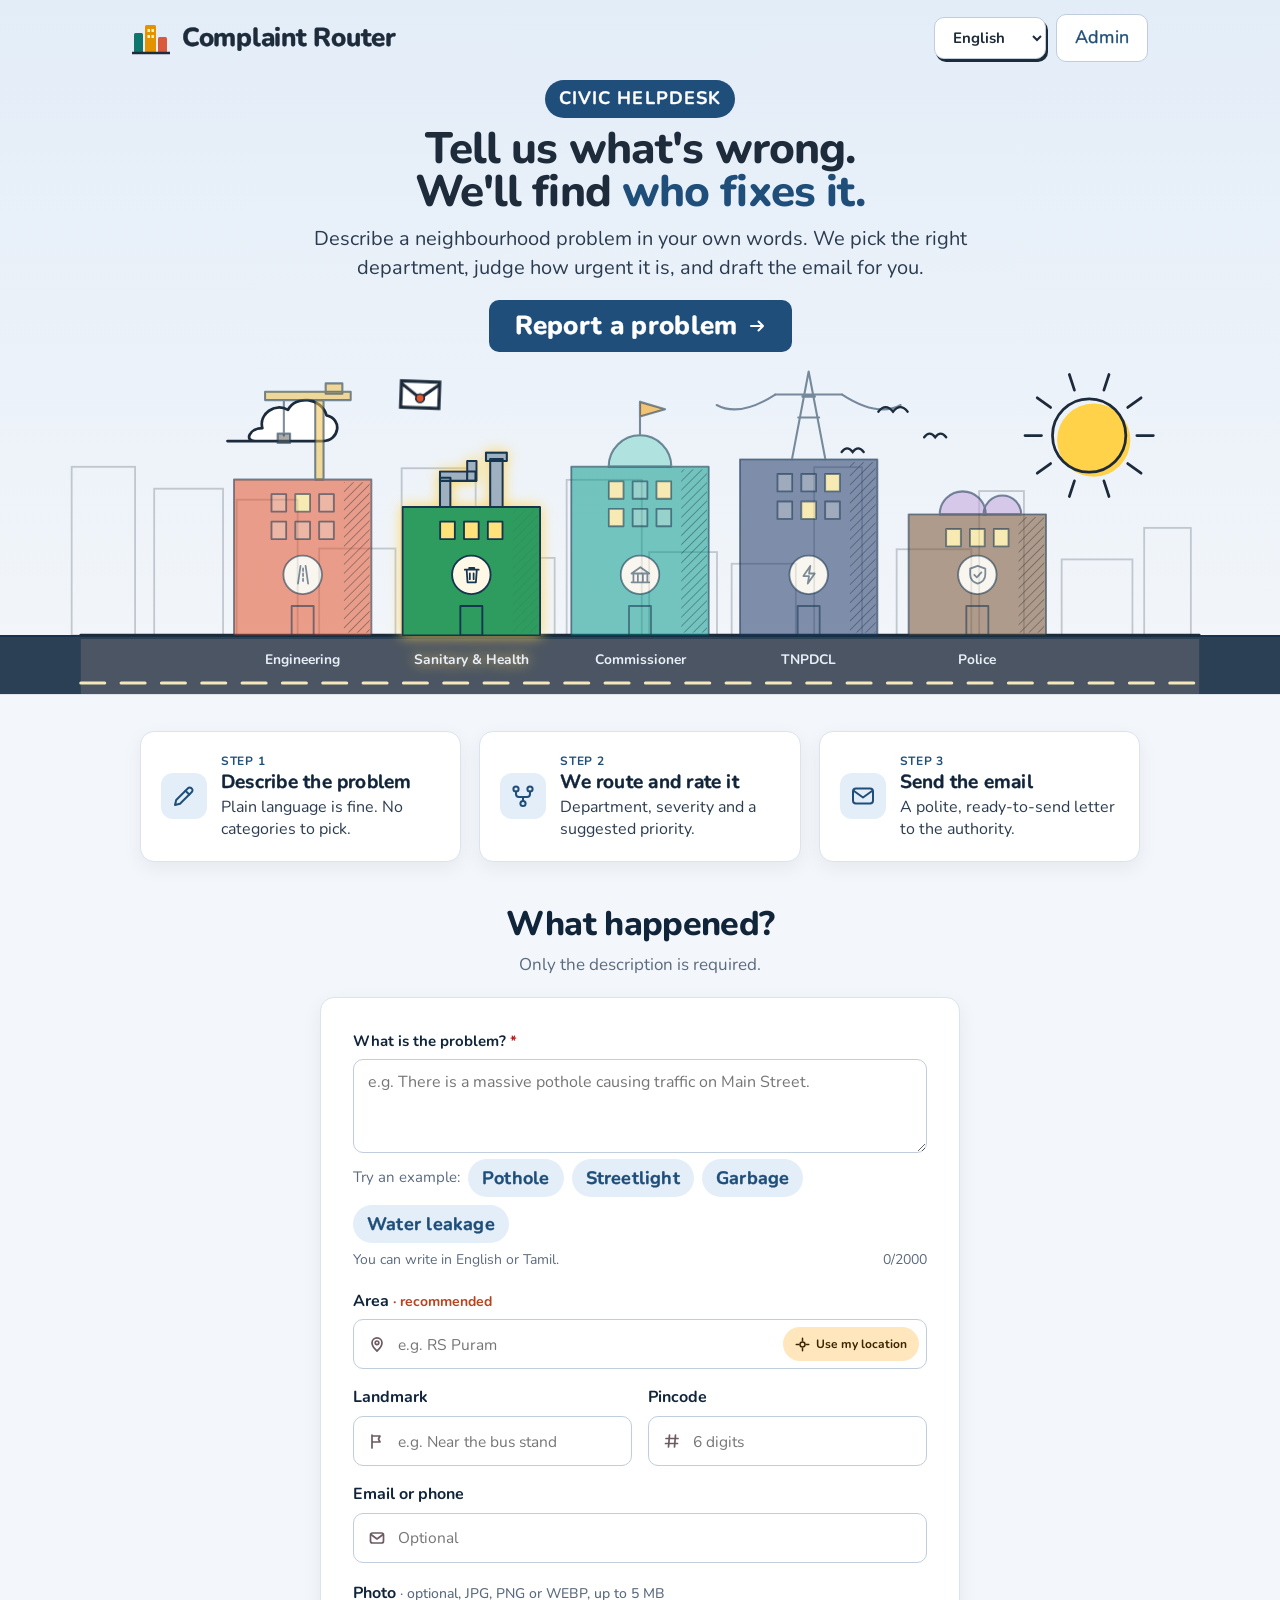
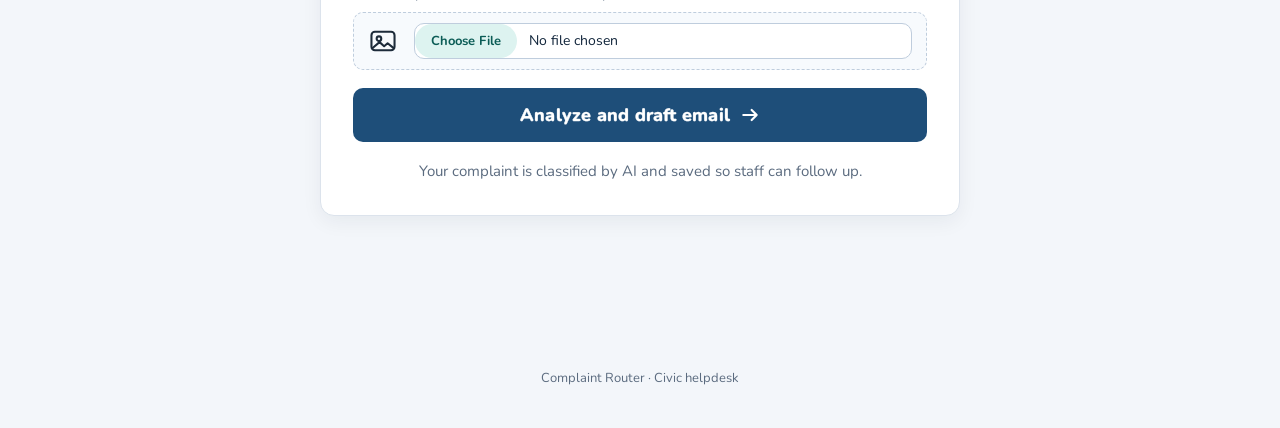
<file: templates/index.html>
<!doctype html>
<html lang="en">
<head>
<meta charset="utf-8">
<meta name="viewport" content="width=device-width, initial-scale=1">
<title>Complaint Router - Civic helpdesk</title>
<link rel="icon" href="data:image/svg+xml,%3Csvg xmlns='http://www.w3.org/2000/svg' viewBox='0 0 38 34'%3E%3Crect x='2' y='12' width='9' height='20' fill='%230F766E'/%3E%3Crect x='13' y='4' width='11' height='28' fill='%23E39200'/%3E%3Crect x='26' y='16' width='9' height='16' fill='%23D9593D'/%3E%3C/svg%3E">
<link rel="preconnect" href="https://fonts.googleapis.com">
<link rel="stylesheet" href="https://fonts.googleapis.com/css2?family=Patrick+Hand&family=Nunito:wght@400;600;700;800&family=Noto+Sans+Tamil:wght@400;600;700;800&family=Noto+Sans+Devanagari:wght@400;600;700;800&family=Noto+Sans+Malayalam:wght@400;600;700;800&family=Noto+Sans+Telugu:wght@400;600;700;800&display=swap">
<link rel="stylesheet" href="/static/style.css?v=32">
<style>
/* location button + file picker (kept in the page so they never depend on a cached style.css) */
.with-icon.has-btn input{padding-right:152px}
.locbtn{display:inline-flex;align-items:center;gap:6px;background:#FFE6BC;color:#3A2500;border:0;border-radius:999px;font:inherit;font-size:12px;font-weight:700;padding:0 12px;min-height:34px;cursor:pointer;white-space:nowrap}
.locbtn:hover{background:#FFD79A}
.locbtn:disabled{opacity:.6;cursor:wait}
.with-icon .locbtn{position:absolute;right:8px;top:50%;transform:translateY(-50%)}
.with-icon .locbtn svg{position:static;transform:none;pointer-events:none}
.loc-status{font-size:12px;color:#6E5A62}
.loc-status.ok{color:#15803D}
.drop input::file-selector-button{font:inherit;font-size:13px;font-weight:700;color:#0B5C56;background:#DDF3F0;border:0;border-radius:999px;padding:8px 16px;margin-right:12px;cursor:pointer}
.drop input::file-selector-button:hover{background:#C7E8E4}
@media (max-width:420px){.with-icon.has-btn input{padding-right:44px}.with-icon .locbtn{font-size:0;gap:0;padding:0 10px}}
</style>

</head>
<body>

<div class="banner" id="banner">
  <div class="wrap">
    <header class="topbar">
      <a href="/" class="logo">
        <svg width="38" height="34" viewBox="0 0 38 34" aria-hidden="true"><rect x="2" y="12" width="9" height="20" rx="1.5" fill="#0F766E"/><rect x="13" y="4" width="11" height="28" rx="1.5" fill="#E39200"/><rect x="26" y="16" width="9" height="16" rx="1.5" fill="#D9593D"/><path d="M0 32h38" stroke="#1D2B3A" stroke-width="2.5"/><g fill="#FFF3C4"><rect x="15.5" y="8" width="2.5" height="3"/><rect x="19.5" y="8" width="2.5" height="3"/><rect x="15.5" y="14" width="2.5" height="3"/><rect x="19.5" y="14" width="2.5" height="3"/></g></svg>
        Complaint Router
      </a>
      <div class="top-right">
        <select id="lang" class="lang" data-no-t aria-label="Language">
          <option value="en">English</option>
          <option value="ta">தமிழ்</option>
          <option value="hi">हिन्दी</option>
          <option value="ml">മലയാളം</option>
          <option value="te">తెలుగు</option>
        </select>
        <a href="/admin" class="pill-link">Admin</a>
      </div>
    </header>

    <!-- hero (home) -->
    <div class="hero" id="heroBox">
      <div class="hero-text">
        <span class="tag">Civic helpdesk</span>
        <h1>Tell us what's wrong. We'll find <span>who fixes it.</span></h1>
        <p class="lead">Describe a neighbourhood problem in your own words. We pick the right department, judge how urgent it is, and draft the email for you.</p>
        <a href="#form" class="cta">Report a problem
          <svg width="18" height="18" viewBox="0 0 18 18" fill="none" stroke="currentColor" stroke-width="2" stroke-linecap="round" stroke-linejoin="round" aria-hidden="true"><path d="M3 9h12M10.5 4.5L15 9l-4.5 4.5"/></svg></a>
      </div>
    </div>

    <!-- result banner -->
    <div class="done-row" id="doneBox" hidden>
      <span class="tick"><svg width="30" height="30" viewBox="0 0 24 24" fill="none" stroke="#7A1F3D" stroke-width="2.6" stroke-linecap="round" stroke-linejoin="round" aria-hidden="true"><path d="M5 12.5l4.5 4.5L19 7.5"/></svg></span>
      <div class="txt">
        <h1 id="resultTitle" tabindex="-1">Complaint submitted</h1>
        <p><span id="rDate" data-no-t></span> · <span>Note your complaint ID for reference.</span></p>
      </div>
      <div class="idbox"><span class="l">Complaint ID</span><span class="v" id="rId"></span><button type="button" id="copyIdBtn">Copy</button></div>
    </div>
  </div>
  <div class="cityWrap"><svg id="city" data-no-t xmlns="http://www.w3.org/2000/svg"></svg></div>
  </div>

<!-- HOME -->
<main class="home" id="viewHome">
  <div class="gap80">
    <ol class="steps">
      <li>
        <span class="icon-tile"><svg width="26" height="26" viewBox="0 0 26 26" fill="none" stroke="#7A1F3D" stroke-width="2" stroke-linecap="round" stroke-linejoin="round" aria-hidden="true"><path d="M4 22l1.2-5L17 5.2a2.4 2.4 0 013.4 0l.4.4a2.4 2.4 0 010 3.4L9 20.8 4 22z"/><path d="M14.5 7.8l3.7 3.7"/></svg></span>
        <div><div class="step-no">STEP 1</div><div class="step-t">Describe the problem</div><div class="step-d">Plain language is fine. No categories to pick.</div></div>
      </li>
      <li>
        <span class="icon-tile"><svg width="26" height="26" viewBox="0 0 26 26" fill="none" stroke="#7A1F3D" stroke-width="2" stroke-linecap="round" stroke-linejoin="round" aria-hidden="true"><circle cx="6" cy="6" r="2.6"/><circle cx="20" cy="6" r="2.6"/><circle cx="13" cy="20.5" r="2.6"/><path d="M6 8.6v2.4a3 3 0 003 3h8a3 3 0 003-3V8.6M13 14v3.9"/></svg></span>
        <div><div class="step-no">STEP 2</div><div class="step-t">We route and rate it</div><div class="step-d">Department, severity and a suggested priority.</div></div>
      </li>
      <li>
        <span class="icon-tile"><svg width="26" height="26" viewBox="0 0 26 26" fill="none" stroke="#7A1F3D" stroke-width="2" stroke-linecap="round" stroke-linejoin="round" aria-hidden="true"><rect x="3" y="5.5" width="20" height="15" rx="3"/><path d="M4 8l9 6.5L22 8"/></svg></span>
        <div><div class="step-no">STEP 3</div><div class="step-t">Send the email</div><div class="step-d">A polite, ready-to-send letter to the authority.</div></div>
      </li>
    </ol>

    <section id="form" class="form-section">
      <div class="head"><h2>What happened?</h2><p>Only the description is required.</p></div>

      <form id="complaintForm" class="card" novalidate>
        <div class="field big">
          <label for="description">What is the problem? <span class="req" aria-hidden="true">*</span><span class="sr-only">(required)</span></label>
          <textarea id="description" name="description" rows="3" maxlength="2000" required placeholder="e.g. There is a massive pothole causing traffic on Main Street."></textarea>
          <div class="chips" role="group" aria-label="Examples">
            <span>Try an example:</span>
            <button type="button" class="chip" data-text="There is a massive pothole on Main Street causing traffic, and two bikes slipped there this week.">Pothole</button>
            <button type="button" class="chip" data-text="The streetlights in our street have not been working for one week, and it is very dark at night.">Streetlight</button>
            <button type="button" class="chip" data-text="Garbage has not been collected near the market for three days and the area smells bad.">Garbage</button>
            <button type="button" class="chip" data-text="There is a water pipeline leakage near the school and water is flowing onto the road.">Water leakage</button>
          </div>
          <div class="row"><span class="hint">You can write in English or Tamil.</span><span class="hint"><span id="count">0</span>/2000</span></div>
        </div>

        <div class="grid2">
          <div class="field">
            <label for="area">Area <span class="rec">· recommended</span></label>
            <div class="with-icon has-btn"><svg width="18" height="18" viewBox="0 0 18 18" fill="none" stroke="#6E5A62" stroke-width="1.7" stroke-linecap="round" stroke-linejoin="round" aria-hidden="true"><path d="M9 16s5-4.2 5-8.2A5 5 0 004 7.8C4 11.8 9 16 9 16z"/><circle cx="9" cy="7.8" r="1.8"/></svg><input id="area" name="area" maxlength="100" placeholder="e.g. RS Puram" autocomplete="off"><button type="button" class="locbtn" id="locBtn" title="Use my current location"><svg width="15" height="15" viewBox="0 0 18 18" fill="none" stroke="currentColor" stroke-width="1.8" stroke-linecap="round" stroke-linejoin="round" aria-hidden="true"><circle cx="9" cy="9" r="3"/><path d="M9 1.5v3M9 13.5v3M1.5 9h3M13.5 9h3"/></svg>Use my location</button></div>
            <input type="hidden" id="lat" name="lat"><input type="hidden" id="lng" name="lng">
            <div class="loc-status" id="locStatus" role="status" hidden></div>
          </div>
          <div class="field">
            <label for="landmark">Landmark</label>
            <div class="with-icon"><svg width="18" height="18" viewBox="0 0 18 18" fill="none" stroke="#6E5A62" stroke-width="1.7" stroke-linecap="round" stroke-linejoin="round" aria-hidden="true"><path d="M4 16V3M4 4h8l-1.5 3L12 10H4"/></svg><input id="landmark" name="landmark" maxlength="100" placeholder="e.g. Near the bus stand" autocomplete="off"></div>
          </div>
          <div class="field">
            <label for="pincode">Pincode</label>
            <div class="with-icon"><svg width="18" height="18" viewBox="0 0 18 18" fill="none" stroke="#6E5A62" stroke-width="1.7" stroke-linecap="round" stroke-linejoin="round" aria-hidden="true"><path d="M6.5 3L5.5 15M12.5 3l-1 12M3 6.5h12M2.5 11.5h12"/></svg><input id="pincode" name="pincode" inputmode="numeric" maxlength="6" placeholder="6 digits" autocomplete="postal-code"></div>
          </div>
          <div class="field">
            <label for="contact">Email or phone</label>
            <div class="with-icon"><svg width="18" height="18" viewBox="0 0 18 18" fill="none" stroke="#6E5A62" stroke-width="1.7" stroke-linecap="round" stroke-linejoin="round" aria-hidden="true"><rect x="2.5" y="4" width="13" height="10" rx="2"/><path d="M3 5.5l6 4.5 6-4.5"/></svg><input id="contact" name="contact" maxlength="100" placeholder="Optional" autocomplete="off"></div>
          </div>
        </div>

        <div class="field">
          <label for="photo">Photo <span class="opt">· optional, JPG, PNG or WEBP, up to 5 MB</span></label>
          <div class="drop">
            <svg width="30" height="30" viewBox="0 0 26 26" fill="none" stroke="#7A1F3D" stroke-width="1.8" stroke-linecap="round" stroke-linejoin="round" aria-hidden="true"><rect x="3" y="5" width="20" height="16" rx="3"/><circle cx="9.5" cy="11" r="2"/><path d="M4 19l6-5 4 3.5 3-2.5 5 4"/></svg>
            <input id="photo" name="photo" type="file" accept="image/jpeg,image/png,image/webp">
          </div>
        </div>

        <div id="error" class="alert" role="alert" hidden></div>

        <button id="submitBtn" type="submit" class="btn block">Analyze and draft email
          <svg width="20" height="20" viewBox="0 0 18 18" fill="none" stroke="currentColor" stroke-width="2" stroke-linecap="round" stroke-linejoin="round" aria-hidden="true"><path d="M3 9h12M10.5 4.5L15 9l-4.5 4.5"/></svg></button>
        <p class="note">Your complaint is classified by AI and saved so staff can follow up.</p>
      </form>
    </section>
  </div>
</main>

<!-- LOADING -->
<main class="load" id="viewLoad" hidden>
  <section class="card load-card" role="status" aria-live="polite">
    <div class="bar-top" role="progressbar" aria-label="Analysis progress" aria-valuemin="0" aria-valuemax="100"><i id="loadBar"></i></div>
    <div class="load-body">
      <div class="load-head">
        <span class="icon-tile soft"><svg width="30" height="30" viewBox="0 0 24 24" fill="none" stroke="#1D2B3A" stroke-width="2" stroke-linecap="round" stroke-linejoin="round" aria-hidden="true"><rect x="2.5" y="5.5" width="19" height="13" rx="2.5" fill="#FFC93C"/><path d="M3 7l9 6.5L21 7"/></svg></span>
        <div><h1>Analyzing your complaint</h1><p id="loadSub">Step 1 of 3 · usually takes a few seconds</p></div>
      </div>
      <ol class="stepper" id="stepper">
        <li><div class="rail"><span class="dot">1</span><span class="line"></span></div><div class="txt"><div><div class="tt">Reading your complaint</div><div class="sd">Understanding the problem and location</div></div><span class="badge">Waiting</span></div></li>
        <li><div class="rail"><span class="dot">2</span><span class="line"></span></div><div class="txt"><div><div class="tt">Finding the right department</div><div class="sd">Classifying the issue and rating urgency</div></div><span class="badge">Waiting</span></div></li>
        <li><div class="rail"><span class="dot">3</span><span class="line"></span></div><div class="txt"><div><div class="tt">Drafting the email</div><div class="sd">Writing a polite letter to the department</div></div><span class="badge">Waiting</span></div></li>
      </ol>
      <div class="keep">
        <svg width="20" height="20" viewBox="0 0 18 18" fill="none" stroke="#7A1F3D" stroke-width="1.7" stroke-linecap="round" stroke-linejoin="round" aria-hidden="true" style="flex:none;margin-top:1px"><rect x="3.5" y="8" width="11" height="7.5" rx="2"/><path d="M6 8V5.8a3 3 0 016 0V8"/></svg>
        <p>Your complaint is saved once the analysis finishes. Please keep this page open.</p>
      </div>
    </div>
  </section>
</main>

<!-- RESULT -->
<main class="narrow" id="viewResult" hidden>
  <div class="stack">
    <section class="card" style="display:flex;flex-direction:column;gap:28px">
      <div class="res-top">
        <div style="flex:1 1 280px;min-width:0">
          <div class="eyebrow">Sent to</div>
          <h2 id="rDept"></h2>
          <p class="cat" id="rCategory"></p>
        </div>
        <div class="res-right">
          <span id="rSeverity"></span>
          <div class="meta">Urgency <b id="rScore" data-no-t style="color:var(--ink)"></b> · <span id="rPriority"></span></div>
          <p class="reason" id="rReason" hidden></p>
        </div>
      </div>
      <div class="callout"><div class="k">What to do next</div><p id="rAction"></p></div>
      <div><div class="k" style="margin-bottom:6px">Summary</div><p class="summary-p" id="rSummary"></p></div>
      <div class="follow" id="rFollow" hidden>
        <div class="k">Where to follow up</div>
        <p class="who" id="rFull" data-no-t></p>
        <p class="tgt" id="rTarget" data-no-t></p>
        <ul id="rChannels" data-no-t></ul>
        <p class="note" id="rNote" data-no-t></p>
      </div>
    </section>

    <section class="card" style="display:flex;flex-direction:column;gap:22px">
      <div class="email-head">
        <span class="icon-tile soft"><svg width="22" height="22" viewBox="0 0 18 18" fill="none" stroke="#7A1F3D" stroke-width="1.7" stroke-linecap="round" stroke-linejoin="round" aria-hidden="true"><rect x="2.5" y="4" width="13" height="10" rx="2"/><path d="M3 5.5l6 4.5 6-4.5"/></svg></span>
        <h2>Draft email</h2>
      </div>
      <div class="field"><label for="rSubject">Subject</label><input id="rSubject"></div>
      <div class="field"><label for="rEmail">Message</label><textarea id="rEmail" rows="9"></textarea></div>
      <div class="actions">
        <button type="button" class="btn" id="copyBtn">Copy email</button>
        <button type="button" class="btn line" id="downloadBtn">Download .txt</button>
        <button type="button" class="linkbtn push" id="againBtn">Report another problem</button>
      </div>
    </section>
  </div>
</main>

<footer><span>Complaint Router · Civic helpdesk</span></footer>
<div id="toast" class="toast" role="status" hidden></div>

<script>
/* city.js - an animated city. Every department is a building; complaints are letters that fly to them. */
(function () {
  const W = 1200, H = 360, BASE = 296, BW = 150, GAP = 34;
  const INK = "#1D2B3A";
  // ds = the department names (from the server) that this building stands for
  const B = [
    {ds: ["Local Body - Engineering", "Local Body - Roads", "Local Body - Streetlights", "Local Body - Water Supply", "Local Body - Drainage", "CCMC Engineering - Roads", "CCMC Engineering - Streetlights", "CCMC Engineering - Water Supply", "CCMC Engineering - Drainage (UGD)", "Roads & Infrastructure", "Water Supply Department", "Sewerage Department"], s: "Engineering", c: "#E4572E", h: 170, roof: "crane", ic: "road"},
    {ds: ["Local Body - Sanitary & Public Health", "Local Body - Sanitation", "Local Body - Public Health", "CCMC Public Health - Solid Waste", "CCMC Public Health", "Sanitation Department", "Sanitation / Drainage Department", "Animal Welfare / Municipal Health"], s: "Sanitary & Health", c: "#2E9B5E", h: 140, roof: "pipes", ic: "trash"},
    {ds: ["Local Body - Commissioner's Office", "Local Body - General", "CCMC Grievance Cell", "Parks & Horticulture", "Local Administration"], s: "Commissioner", c: "#0F9D8F", h: 184, roof: "dome", ic: "hall"},
    {ds: ["TNPDCL (Electricity)", "Electrical Department"], s: "TNPDCL", c: "#243B6B", h: 192, roof: "pylon", ic: "bolt"},
    {ds: ["Tamil Nadu Police - Traffic", "Tamil Nadu Police", "Coimbatore City Police - Traffic", "Coimbatore City Police", "Traffic Police / Transport Department", "Local Administration / Police"], s: "Police", c: "#7A5230", h: 132, roof: "tanks", ic: "shield"},
  ];
  const X0 = (W - (B.length * BW + (B.length - 1) * GAP)) / 2;
  const ICON = {
    road: '<path d="M5 16L7 2M13 16L11 2M9 4v2M9 8v2M9 12v2"/>',
    drop: '<path d="M9 2.5S4 8 4 11a5 5 0 0010 0c0-3-5-8.5-5-8.5z"/>',
    waves: '<path d="M2 7c2-2 3 2 5 0s3 2 5 0 3 2 4 0M2 12c2-2 3 2 5 0s3 2 5 0 3 2 4 0"/>',
    trash: '<path d="M3.5 5h11M7 5V3.5h4V5M5 5l.7 10h6.6L13 5M7.5 8v4.5M10.5 8v4.5"/>',
    bolt: '<path d="M10 2L4.5 10H9l-1 6 5.5-8H9l1-6z"/>',
    leaf: '<path d="M4 14C4 8 8 4 15 3.5 14.5 10.5 10.5 14.5 4.5 14.5M4 14l5-5"/>',
    paw: '<circle cx="5" cy="7" r="1.6"/><circle cx="9" cy="4.5" r="1.6"/><circle cx="13" cy="7" r="1.6"/><path d="M9 9c-2.5 0-4 2-4 3.6 0 1.4 1.2 1.9 2.3 1.9.7 0 1.2-.3 1.7-.3s1 .3 1.7.3c1.1 0 2.3-.5 2.3-1.9C13 11 11.5 9 9 9z"/>',
    car: '<path d="M3 11l1.2-4A1.5 1.5 0 015.6 6h6.8a1.5 1.5 0 011.4 1L15 11v3h-2v-1.5H5V14H3v-3z"/>',
    lamp: '<path d="M9 2v2.5M5.5 8a3.5 3.5 0 017 0v1h-7zM9 9v6.5M6.5 15.5h5"/>',
    shield: '<path d="M9 2l6 2.2v4.6c0 3.6-2.5 6.1-6 7.2-3.5-1.1-6-3.6-6-7.2V4.2L9 2z"/><path d="M6.3 9l2 2 3.6-3.8"/>',
    hall: '<path d="M2 15h14M3.5 15V8M7 15V8M11 15V8M14.5 15V8M2 8l7-5 7 5z"/>',
  };
  const rnd = (i) => { const x = Math.sin(i * 127.1 + 311.7) * 43758.5453; return x - Math.floor(x); };

  // rooftop pieces, drawn for an 88px-wide building (they are centred and scaled when placed)
  function roof(t, x, y) {
    switch (t) {
      case "crane": return `<g fill="#F2C14E"><rect x="${x+56}" y="${y-76}" width="8" height="76"/><rect x="${x+8}" y="${y-84}" width="82" height="8"/><rect x="${x+66}" y="${y-92}" width="16" height="10"/><path d="M${x+26} ${y-76}V${y-42}" fill="none"/><rect x="${x+20}" y="${y-44}" width="12" height="9" fill="#666"/></g>`;
      case "pylon": return `<g fill="none" stroke-width="3.5"><path d="M${x+44} ${y-84}L${x+28} ${y}M${x+44} ${y-84}L${x+60} ${y}M${x+34} ${y-40}H${x+54}M${x+38} ${y-60}H${x+50}M${x+12} ${y-62}H${x+76}"/><path d="M${x+12} ${y-62}Q${x-22} ${y-40} ${x-44} ${y-52}M${x+76} ${y-62}Q${x+110} ${y-40} ${x+132} ${y-52}" stroke-width="1.8"/></g>`;
      case "pipes": return `<g fill="#9FB0C0"><rect x="${x+14}" y="${y-28}" width="10" height="28"/><rect x="${x+14}" y="${y-34}" width="34" height="9"/><rect x="${x+40}" y="${y-44}" width="9" height="19"/><rect x="${x+62}" y="${y-46}" width="12" height="46"/><rect x="${x+58}" y="${y-52}" width="20" height="8"/></g>`;
      case "tank": return `<g><path d="M${x+28} ${y}L${x+32} ${y-26}M${x+60} ${y}L${x+56} ${y-26}" fill="none"/><rect x="${x+20}" y="${y-62}" width="48" height="36" rx="6" fill="#EAF3FC"/><path d="M${x+20} ${y-62}Q${x+44} ${y-84} ${x+68} ${y-62}Z" fill="#9CC4E8"/><path d="M${x+20} ${y-48}H${x+68}M${x+20} ${y-38}H${x+68}" fill="none" stroke-width="1.5"/></g>`;
      case "tanks": return `<g fill="#C3A5DC"><path d="M${x+8} ${y}A22 22 0 0 1 ${x+52} ${y}Z"/><path d="M${x+50} ${y}A18 18 0 0 1 ${x+86} ${y}Z"/></g>`;
      case "cross": return `<g><rect x="${x+40}" y="${y-30}" width="8" height="30" fill="#ddd"/><rect x="${x+37}" y="${y-76}" width="14" height="38" fill="#E11D48" stroke="#fff" stroke-width="2"/><rect x="${x+25}" y="${y-64}" width="38" height="14" fill="#E11D48" stroke="#fff" stroke-width="2"/><rect x="${x+37}" y="${y-64}" width="14" height="14" fill="#E11D48" stroke="none"/></g>`;
      case "signal": return `<g><rect x="${x+40}" y="${y-54}" width="8" height="54" fill="#444"/><rect x="${x+29}" y="${y-92}" width="30" height="42" rx="5" fill="#222"/><circle cx="${x+44}" cy="${y-81}" r="5.5" fill="#EF4444" stroke="none"/><circle cx="${x+44}" cy="${y-71}" r="5.5" fill="#FBBF24" stroke="none"/><circle cx="${x+44}" cy="${y-61}" r="5.5" fill="#22C55E" stroke="none"/></g>`;
      case "trees": return `<g><rect x="${x+20}" y="${y-14}" width="6" height="14" fill="#7A5230"/><rect x="${x+48}" y="${y-22}" width="7" height="22" fill="#7A5230"/><rect x="${x+72}" y="${y-12}" width="6" height="12" fill="#7A5230"/><circle cx="${x+23}" cy="${y-28}" r="22" fill="#3E9E5A"/><circle cx="${x+52}" cy="${y-44}" r="27" fill="#2E8B4E"/><circle cx="${x+75}" cy="${y-24}" r="19" fill="#4FB06A"/></g>`;
      case "dome": return `<g><path d="M${x+14} ${y}A30 30 0 0 1 ${x+74} ${y}Z" fill="#7FD6CB"/><path d="M${x+44} ${y-30}V${y-62}" stroke-width="3"/><polygon points="${x+44},${y-62} ${x+68},${y-55} ${x+44},${y-48}" fill="#F59E0B"/></g>`;
    }
    return "";
  }

  // Hand-drawn ink style: colour fills sit slightly off the wobbly black outlines.
  function building(b, i, lit) {
    const x = X0 + i * (BW + GAP), y = BASE - b.h, cx = x + BW / 2, ox = (BW - 88) / 2;
    const rows = Math.max(1, Math.floor((b.h - 104) / 30));
    let winFill = "", winLine = "";
    for (let r = 0; r < rows; r++) for (let c = 0; c < 3; c++) {
      const on = rnd(i * 31 + r * 7 + c) < lit;
      const wx = x + (BW - 68) / 2 + c * 26, wy = y + 16 + r * 30;
      winFill += `<rect class="${on ? "wl" : "wd"}" x="${wx}" y="${wy}" width="16" height="19"/>`;
      winLine += `<rect x="${wx}" y="${wy}" width="16" height="19"/>`;
    }
    const by = y + b.h - 66;
    const rt = `translate(${cx} ${y}) scale(1.14) translate(${-cx} ${-y})`;
    const rf = roof(b.roof, x + ox, y);
    return `<g class="b" data-i="${i}" data-x="${cx}" data-y="${y}">
      <title>${b.ds.join(" + ")}</title>
      <g class="fl" filter="url(#wob2)" transform="translate(0 0)">
        <g transform="${rt}">${rf}</g>
        <rect x="${x}" y="${y}" width="${BW}" height="${b.h}" fill="${b.c}"/>
        ${winFill}
        <circle cx="${cx}" cy="${by}" r="21" fill="#FFF8E6"/>
      </g>
      <rect x="${x + BW - 30}" y="${y + 3}" width="28" height="${b.h - 6}" fill="url(#hatch)" opacity=".10"/>
      <g class="ol" filter="url(#wob)">
        <g transform="${rt}">${rf}</g>
        <rect x="${x}" y="${y}" width="${BW}" height="${b.h}"/>
        ${winLine}
        <rect x="${cx - 12}" y="${BASE - 32}" width="24" height="32"/>
        <circle cx="${cx}" cy="${by}" r="21"/>
        <g class="ic" transform="translate(${cx - 12} ${by - 12.5}) scale(1.38)">${ICON[b.ic]}</g>
      </g>
      <text class="lbl" x="${cx}" y="${BASE + 31}" text-anchor="middle">${b.s}</text>
      <g class="cnt" transform="translate(${x + BW - 8} ${y - 4})" opacity="0"><circle r="17" fill="#F59E0B" stroke="${INK}" stroke-width="2.5"/><text class="cn" y="6" text-anchor="middle">0</text></g>
    </g>`;
  }

  function markup() {
    let far = "";
    for (let i = 0; i < 14; i++) {
      const w = 44 + rnd(i + 3) * 40, h = 70 + rnd(i + 9) * 120, x = i * 90 - 20;
      far += `<rect x="${x}" y="${BASE - h}" width="${w}" height="${h}"/>`;
    }
    let b = ""; B.forEach((bb, i) => { b += building(bb, i, 0.65); });
    const SX = 1090, SY = 78, rays = Array.from({length: 10}, (_, k) => { const a = k * Math.PI / 5; return `M${SX + Math.cos(a) * 52} ${SY + Math.sin(a) * 52}L${SX + Math.cos(a) * 70} ${SY + Math.sin(a) * 70}`; }).join("");
    return `
    <defs>
      <filter id="wob" x="-6%" y="-6%" width="112%" height="112%"><feTurbulence type="fractalNoise" baseFrequency="0.035" numOctaves="2" seed="3"/><feDisplacementMap in="SourceGraphic" scale="0"/></filter>
      <filter id="wob2" x="-6%" y="-6%" width="112%" height="112%"><feTurbulence type="fractalNoise" baseFrequency="0.05" numOctaves="2" seed="8"/><feDisplacementMap in="SourceGraphic" scale="0"/></filter>
      <filter id="glow" x="-30%" y="-30%" width="160%" height="160%"><feGaussianBlur stdDeviation="7" result="g"/><feFlood flood-color="#FFD24A" flood-opacity=".9"/><feComposite in2="g" operator="in" result="c"/><feMerge><feMergeNode in="c"/><feMergeNode in="SourceGraphic"/></feMerge></filter>
      <pattern id="hatch" width="7" height="7" patternUnits="userSpaceOnUse" patternTransform="rotate(45)"><path d="M0 0V7" stroke="${INK}" stroke-width="1.5"/></pattern>
    </defs>
    <g filter="url(#wob2)" class="sun"><circle cx="${SX + 5}" cy="${SY + 5}" r="40" fill="#FFD24A"/></g>
    <g filter="url(#wob)" fill="none" stroke="${INK}" stroke-width="3" stroke-linecap="round"><circle cx="${SX}" cy="${SY}" r="40"/><path d="${rays}"/></g>
    <g class="cloud c1" filter="url(#wob)"><path d="M150 84h104c18 0 22-24 4-28-6-20-34-22-42-6-14-8-32 4-28 20-14 0-20 14-8 14z" fill="#fff" stroke="${INK}" stroke-width="3" stroke-linejoin="round"/></g>
    <g class="birds" fill="none" stroke="${INK}" stroke-width="2.6" stroke-linecap="round"><path d="M860 52q8-10 16 0q8-10 16 0M910 80q6-8 12 0q6-8 12 0M820 96q6-8 12 0q6-8 12 0"/></g>
    <g filter="url(#wob)" fill="none" stroke="${INK}" stroke-width="2" opacity=".22">${far}</g>
    <g filter="url(#wob2)"><rect x="-10" y="${BASE + 4}" width="${W + 20}" height="${H - BASE}" fill="#4B5563"/></g>
    <g filter="url(#wob)" fill="none" stroke="${INK}" stroke-width="3.2" stroke-linecap="round"><path d="M-10 ${BASE}H${W + 10}"/><path d="M-10 ${BASE + 52}H${W + 10}" stroke="#F6E7B8" stroke-dasharray="26 18" stroke-width="3.5"/></g>
    ${b}
    <g id="bub" opacity="0"><rect id="bubR" rx="6" height="32" fill="#FFF8E6" stroke="${INK}" stroke-width="2.5"/><text id="bubT" y="22" text-anchor="middle">x</text></g>
    <g id="env" opacity="0"><g class="bob" transform="scale(1.3)" filter="url(#wob)"><rect x="-16" y="-11" width="32" height="22" fill="#fff" stroke="${INK}" stroke-width="2.8"/><path d="M-16 -9L0 3L16 -9" fill="none" stroke="${INK}" stroke-width="2.8" stroke-linejoin="round"/><circle cx="0" cy="3" r="3.6" fill="#E4572E" stroke="${INK}" stroke-width="1.5"/></g></g>`;
  }

  let svg, env, bub, bubR, bubT, cur = {x: -40, y: 70}, loop = null, raf = 0, token = 0, last = -1;
  const reduce = window.matchMedia && matchMedia("(prefers-reduced-motion: reduce)").matches;
  const $b = (i) => svg.querySelector(`.b[data-i="${i}"]`);
  const target = (i) => { const el = $b(i); return {x: +el.dataset.x, y: Math.max(28, +el.dataset.y - 108)}; };
  const indexOf = (dept) => B.findIndex((b) => b.ds.includes(dept));

  function setEnv(x, y, rot) { cur = {x, y}; env.setAttribute("transform", `translate(${x} ${y}) rotate(${rot || 0})`); }
  function fly(to, dur, done) {
    const from = {...cur}, t0 = performance.now(), my = ++token;
    env.setAttribute("opacity", "1");
    cancelAnimationFrame(raf);
    if (reduce) { setEnv(to.x, to.y); done && done(); return; }
    (function step(now) {
      if (my !== token) return;
      const p = Math.min(1, (now - t0) / dur), e = p < .5 ? 2 * p * p : 1 - Math.pow(-2 * p + 2, 2) / 2;
      setEnv(from.x + (to.x - from.x) * e, from.y + (to.y - from.y) * e - Math.sin(Math.PI * e) * 46, (to.x - from.x) * 0.012 * Math.sin(Math.PI * e));
      if (p < 1) raf = requestAnimationFrame(step); else done && done();
    })(t0);
  }
  function clearHi() { svg.querySelectorAll(".b").forEach((g) => g.classList.remove("on", "dim")); bub.setAttribute("opacity", "0"); }
  function hi(i) { svg.querySelectorAll(".b").forEach((g) => { g.classList.toggle("on", +g.dataset.i === i); g.classList.toggle("dim", +g.dataset.i !== i); }); }
  function bubble(i, text) {
    const t = target(i), w = Math.max(76, text.length * 8.6 + 30), left = t.x + 34 + w > W - 8;
    bubT.textContent = text;
    bubR.setAttribute("x", 0); bubR.setAttribute("width", w); bubT.setAttribute("x", w / 2);
    bub.setAttribute("transform", `translate(${left ? t.x - 34 - w : t.x + 34} ${Math.max(4, t.y - 16)})`);
    bub.setAttribute("opacity", "1");
  }
  function stop() { clearTimeout(loop); loop = null; token++; cancelAnimationFrame(raf); }
  const pick = () => { let i; do { i = Math.floor(Math.random() * B.length); } while (i === last); last = i; return i; };
  const resetCounts = () => { svg.querySelectorAll(".cnt").forEach((c) => c.setAttribute("opacity", "0")); svg.querySelectorAll(".b").forEach((g) => g.classList.remove("hot")); };

  const City = {
    step: "",
    demo() {
      stop(); clearHi(); resetCounts(); setEnv(-40, 70); env.setAttribute("opacity", "0");
      const go = () => {
        const i = pick(); hi(i);
        fly(target(i), 1300, () => { bubble(i, B[i].ds[0]); loop = setTimeout(() => { clearHi(); go(); }, 2300); });
      };
      loop = setTimeout(go, 600);
    },
    travel() {
      stop(); clearHi(); resetCounts();
      const go = () => { const i = pick(); hi(i); fly(target(i), 900, () => { if (City.step) bubble(i, City.step); loop = setTimeout(go, 650); }); };
      go();
    },
    deliver(dept) {
      stop(); clearHi(); resetCounts();
      let i = indexOf(dept); if (i < 0) i = B.length - 1;
      setEnv(-40, 70); hi(i);
      fly(target(i), 1500, () => bubble(i, "Delivered to " + B[i].s));
    },
    counts(map) {
      stop(); clearHi(); env.setAttribute("opacity", "0");
      const vals = B.map((b) => b.ds.reduce((n, d) => n + ((map && map[d]) || 0), 0)), mx = Math.max(0, ...vals), top = vals.indexOf(mx);
      svg.querySelectorAll(".b").forEach((g) => {
        const i = +g.dataset.i, n = vals[i], c = g.querySelector(".cnt");
        g.classList.toggle("dim", n === 0);
        g.classList.toggle("hot", n > 0 && i === top);
        c.setAttribute("opacity", n ? "1" : "0");
        c.querySelector("circle").setAttribute("fill", n > 0 && i === top ? "#DC2626" : "#F59E0B");
        c.querySelector("text").textContent = n;
        g.querySelectorAll(".wl,.wd").forEach((w, k) => w.setAttribute("class", rnd(i * 13 + k) < Math.min(.95, n / Math.max(1, mx)) ? "wl" : "wd"));
      });
    },
  };

  function init() {
    svg = document.getElementById("city");
    if (!svg) return;
    svg.setAttribute("viewBox", `0 0 ${W} ${H}`);
    svg.setAttribute("preserveAspectRatio", "xMidYMax meet");
    svg.setAttribute("role", "img");
    svg.setAttribute("aria-label", "A city where each building is a department");
    svg.innerHTML = markup();
    env = svg.querySelector("#env"); bub = svg.querySelector("#bub"); bubR = svg.querySelector("#bubR"); bubT = svg.querySelector("#bubT");
    window.City = City;
    document.dispatchEvent(new Event("city-ready"));
  }
  if (document.readyState === "loading") document.addEventListener("DOMContentLoaded", init); else init();
})();

</script>
<script>
const $ = (id) => document.getElementById(id);
const form = $("complaintForm");
let current = null, timers = [];

/* ================= language switching (translated by Gemini on the server) ================= */
let LANG = "en";
const cache = {};                       // cache[lang][english text] = translation
const textOrig = new WeakMap();         // text node -> original English text
const ATTRS = ["placeholder", "aria-label", "title"];
// Messages that are set from JavaScript. They are translated up front so they appear instantly.
const EXTRA = [
  "Done", "In progress", "Waiting", "Copied!", "Copy", "Copy email",
  "Step 1 of 3 · usually takes a few seconds", "Step 2 of 3 · usually takes a few seconds", "Step 3 of 3 · usually takes a few seconds",
  "Please describe the problem in at least 10 characters.",
  "Pincode must be exactly 6 digits.", "Photo is too large (max 5 MB).",
  "Network error. Please check your connection and try again.",
  "Something went wrong. Please try again.",
  "Could not translate right now. Showing English.",
  "Finding your location...",
  "Location added. Please check the area name is right.",
  "Location added, but it is only approximate. Please check the area name.",
  "Location saved, but we couldn't find the area name. Please type it.",
  "Your browser can't share location. Please type your area.",
  "Location permission was denied. Please type your area.",
  "Could not get your location. Please type your area.",
  "High", "Medium", "Low",
];
const hasLetters = (t) => /[A-Za-z]/.test(t);
function loadCache(l){
  if (cache[l]) return cache[l];
  try { cache[l] = JSON.parse(localStorage.getItem("tr_" + l) || "{}"); } catch { cache[l] = {}; }
  return cache[l];
}
function saveCache(l){ try { localStorage.setItem("tr_" + l, JSON.stringify(cache[l])); } catch {} }
const T = (t) => (LANG === "en" ? t : (loadCache(LANG)[t] || t));   // instant lookup, falls back to English

async function tr(texts){                // texts -> translations (one request per 60 strings)
  if (LANG === "en") return texts;
  const c = loadCache(LANG);
  const need = [...new Set(texts.map(t => t.trim()).filter(t => t && hasLetters(t) && !c[t]))];
  try {
    // small batches, sent in parallel, so the first translation finishes much sooner
    const lang = LANG, jobs = [];
    for (let i = 0; i < need.length; i += 20) {
      jobs.push(fetch("/api/translate", {
        method: "POST", headers: {"Content-Type": "application/json"},
        body: JSON.stringify({lang, texts: need.slice(i, i + 20)}),
      }).then(async (res) => {
        const data = await res.json().catch(() => ({}));
        if (!res.ok) throw new Error(data.detail || "translate failed");
        Object.assign(c, data.translations);
      }));
    }
    await Promise.all(jobs);
    saveCache(lang);
  } catch (e) { toast(e.message && e.message !== "translate failed" ? e.message : T("Could not translate right now. Showing English.")); }
  return texts.map(t => c[t.trim()] || t);
}

function collect(root){                  // every visible text node and attribute we may translate
  const nodes = [], attrs = [];
  const walker = document.createTreeWalker(root, NodeFilter.SHOW_TEXT, {
    acceptNode(n) {
      const p = n.parentElement;
      if (!p || p.closest("script,style,textarea,[data-no-t]")) return NodeFilter.FILTER_REJECT;
      return n.nodeValue.trim() ? NodeFilter.FILTER_ACCEPT : NodeFilter.FILTER_REJECT;
    },
  });
  while (walker.nextNode()) nodes.push(walker.currentNode);
  root.querySelectorAll("*").forEach(el => {
    if (el.closest("[data-no-t]")) return;
    ATTRS.forEach(a => { if (el.hasAttribute(a)) attrs.push([el, a]); });
  });
  return {nodes, attrs};
}

async function applyLang(root = document.body){
  document.documentElement.lang = LANG;
  const {nodes, attrs} = collect(root);
  // remember the English original of every node the first time we see it
  nodes.forEach(n => { if (!textOrig.has(n) && hasLetters(n.nodeValue)) textOrig.set(n, n.nodeValue); });
  attrs.forEach(([el, a]) => { const k = "orig" + a.replace(/-./g, m => m[1].toUpperCase()); if (!(k in el.dataset) && hasLetters(el.getAttribute(a))) el.dataset[k] = el.getAttribute(a); });

  if (LANG !== "en") {
    const srcs = [];
    nodes.forEach(n => textOrig.has(n) && srcs.push(textOrig.get(n)));
    attrs.forEach(([el, a]) => { const k = "orig" + a.replace(/-./g, m => m[1].toUpperCase()); if (el.dataset[k]) srcs.push(el.dataset[k]); });
    await tr([...srcs, ...EXTRA, ...(current ? [current.severity, current.priority] : [])]);
  }
  const apply = (orig) => (LANG === "en" ? orig : T(orig.trim()));
  nodes.forEach(n => {
    if (!textOrig.has(n)) return;
    const o = textOrig.get(n), lead = o.match(/^\s*/)[0], trail = o.match(/\s*$/)[0];
    n.nodeValue = lead + apply(o.trim()) + trail;
  });
  attrs.forEach(([el, a]) => {
    const k = "orig" + a.replace(/-./g, m => m[1].toUpperCase());
    if (el.dataset[k]) el.setAttribute(a, apply(el.dataset[k]));
  });
  if (current) $("rDate").textContent = fmtDate(current.created_at);
}

let toastTimer = null;
function toast(msg, sticky){
  const t = $("toast");
  t.textContent = msg; t.hidden = false;
  clearTimeout(toastTimer);
  if (!sticky) toastTimer = setTimeout(() => t.hidden = true, 4000);
}

async function setLang(l){
  const sel = $("lang");
  sel.disabled = true;
  LANG = l;
  try { localStorage.setItem("lang", l); } catch {}
  if (l !== "en") toast("Translating... this takes a few seconds the first time", true);
  try { await applyLang(); } finally { sel.disabled = false; if (l !== "en") $("toast").hidden = true; }
}
$("lang").addEventListener("change", (e) => setLang(e.target.value));
(function initLang(){
  let saved = "en";
  try { saved = localStorage.getItem("lang") || "en"; } catch {}
  if (saved !== "en" && [...$("lang").options].some(o => o.value === saved)) { $("lang").value = saved; setLang(saved); }
})();

function esc(s){ return String(s ?? "").replace(/[&<>"']/g, c => ({"&":"&amp;","<":"&lt;",">":"&gt;",'"':"&quot;","'":"&#39;"}[c])); }
function fmtDate(s){
  const d = new Date(String(s).replace(" ", "T") + "Z");
  return isNaN(d) ? s : d.toLocaleString(LANG === "en" ? undefined : LANG + "-IN", {day:"numeric", month:"short", year:"numeric", hour:"numeric", minute:"2-digit"});
}
async function showError(msg){
  const box = $("error");
  box.textContent = T(msg);
  box.hidden = false;
  if (LANG !== "en" && T(msg) === msg) {
    const [t] = await tr([msg]);
    if (!box.hidden) box.textContent = t;
  }
}

function setView(name){
  $("viewHome").hidden = name !== "home";
  $("viewLoad").hidden = name !== "load";
  $("viewResult").hidden = name !== "result";
  $("heroBox").hidden = name !== "home";
  $("doneBox").hidden = name !== "result";
  $("banner").classList.toggle("short", name === "load");
  window.scrollTo({top:0, behavior:"smooth"});
  if (window.City) { if (name === "home") City.demo(); else if (name === "load") City.travel(); else if (name === "result") City.deliver(current && current.department); }
}

/* ---- form ---- */
$("description").addEventListener("input", e => $("count").textContent = e.target.value.length);
document.querySelectorAll(".chip").forEach(chip => chip.addEventListener("click", () => {
  const box = $("description");
  box.value = chip.dataset.text;
  $("count").textContent = box.value.length;
  box.focus();
}));

/* ---- current location ---- */
function setLoc(msg, ok){
  const el = $("locStatus");
  el.textContent = T(msg);
  el.className = "loc-status" + (ok ? " ok" : "");
  el.hidden = false;
}
async function areaName(lat, lng){        // OpenStreetMap reverse lookup: coordinates -> locality name
  const r = await fetch(`https://nominatim.openstreetmap.org/reverse?format=jsonv2&zoom=17&addressdetails=1&accept-language=en&lat=${lat}&lon=${lng}`);
  if (!r.ok) throw new Error("lookup failed");
  const a = (await r.json()).address || {};
  const local = a.suburb || a.neighbourhood || a.quarter || a.city_district || a.village || a.hamlet || a.residential || a.road;
  const city = a.city || a.town || a.municipality || a.county || a.state_district;
  return [local, city].filter(Boolean).filter((v, i, arr) => arr.indexOf(v) === i).join(", ");
}
$("locBtn").addEventListener("click", () => {
  const btn = $("locBtn");
  if (!("geolocation" in navigator)) return setLoc("Your browser can't share location. Please type your area.");
  btn.disabled = true;
  setLoc("Finding your location...");
  navigator.geolocation.getCurrentPosition(async (pos) => {
    const {latitude, longitude, accuracy} = pos.coords;
    $("lat").value = latitude.toFixed(6);
    $("lng").value = longitude.toFixed(6);
    try {
      const name = await areaName(latitude, longitude);
      if (name) {
        $("area").value = name.slice(0, 100);
        setLoc(accuracy > 1500 ? "Location added, but it is only approximate. Please check the area name."
                               : "Location added. Please check the area name is right.", true);
      } else setLoc("Location saved, but we couldn't find the area name. Please type it.", true);
    } catch {
      setLoc("Location saved, but we couldn't find the area name. Please type it.", true);
    } finally { btn.disabled = false; }
  }, (err) => {
    btn.disabled = false;
    setLoc(err.code === 1 ? "Location permission was denied. Please type your area." : "Could not get your location. Please type your area.");
  }, {enableHighAccuracy: true, timeout: 12000, maximumAge: 60000});
});

/* ---- loading steps ---- */
function paintSteps(active){
  document.querySelectorAll("#stepper li").forEach((li, i) => {
    const dot = li.querySelector(".dot"), badge = li.querySelector(".badge");
    li.className = i < active ? "done" : i === active ? "now" : "";
    dot.innerHTML = i < active ? "&#10003;" : String(i + 1);
    badge.textContent = T(i < active ? "Done" : i === active ? "In progress" : "Waiting");
  });
  $("loadSub").textContent = T(`Step ${Math.min(active + 1, 3)} of 3 · usually takes a few seconds`);
  if (window.City) City.step = ["Reading your complaint…","Finding the department…","Drafting the email…"][Math.min(active,2)];
  $("loadBar").style.width = [18, 50, 82][Math.min(active, 2)] + "%";
}
function startLoading(){
  setView("load");
  paintSteps(0);
  timers = [setTimeout(() => paintSteps(1), 1800), setTimeout(() => paintSteps(2), 4200)];
}
function stopLoading(){ timers.forEach(clearTimeout); timers = []; }

form.addEventListener("submit", async (e) => {
  e.preventDefault();
  $("error").hidden = true;
  const desc = $("description").value.trim();
  if (desc.length < 10) { showError("Please describe the problem in at least 10 characters."); return $("description").focus(); }
  const pin = $("pincode").value.trim();
  if (pin && !/^\d{6}$/.test(pin)) { showError("Pincode must be exactly 6 digits."); return $("pincode").focus(); }
  const file = $("photo").files[0];
  if (file && file.size > 5 * 1024 * 1024) { showError("Photo is too large (max 5 MB)."); return $("photo").focus(); }

  startLoading();
  try {
    const res = await fetch("/api/complaints", { method: "POST", body: new FormData(form) });
    const data = await res.json().catch(() => ({}));
    if (!res.ok) {
      let msg = data.detail || "Something went wrong. Please try again.";
      if (Array.isArray(msg)) msg = msg.map(x => x.msg).join(", ");
      throw new Error(msg);
    }
    stopLoading();
    $("loadBar").style.width = "100%";
    await showResult(data);
  } catch (err) {
    stopLoading();
    setView("home");
    showError(err instanceof TypeError ? "Network error. Please check your connection and try again." : (err.message || "Something went wrong."));
  }
});

/* ---- result ---- */
function sevPill(sev){
  const k = {High:"high", Medium:"medium", Low:"low"}[sev] || "medium";
  return `<span class="pill pill-${k}"><i></i>${esc(sev)}</span>`;
}
async function showResult(d){
  current = d;
  $("rId").textContent = d.complaint_id;
  $("rDate").textContent = fmtDate(d.created_at);
  $("rDept").textContent = d.department;
  $("rCategory").textContent = d.category;
  $("rSeverity").innerHTML = sevPill(d.severity);
  $("rScore").textContent = d.urgency_score + "/10";
  $("rPriority").textContent = d.priority;
  const why = $("rReason");
  why.textContent = d.severity_reason || "";
  why.hidden = !d.severity_reason;
  $("rSummary").textContent = d.summary;
  $("rAction").textContent = d.suggested_action;
  const fu = d.follow_up;
  $("rFollow").hidden = !fu;
  if (fu) {
    $("rFull").textContent = fu.full_name;
    $("rTarget").textContent = fu.target || ""; $("rTarget").hidden = !fu.target;
    $("rNote").textContent = fu.note || ""; $("rNote").hidden = !fu.note;
    const ul = $("rChannels"); ul.innerHTML = "";
    (fu.channels || []).forEach((ch) => {
      const li = document.createElement("li"), lab = document.createElement("span"), a = document.createElement("a");
      lab.textContent = ch.label; a.textContent = ch.value; a.href = ch.href;
      if (/^https?:/.test(ch.href)) { a.target = "_blank"; a.rel = "noopener"; }
      li.append(lab, a); ul.appendChild(li);
    });
  }
  $("rSubject").value = d.email_subject;
  $("rEmail").value = d.email_body;
  if (LANG !== "en") await applyLang();
  setView("result");
  $("resultTitle").focus({preventScroll:true});
}
const fullEmail = () => `Subject: ${$("rSubject").value}\n\n${$("rEmail").value}`;

async function copyText(text, btn, label){
  try { await navigator.clipboard.writeText(text); }
  catch {
    const ta = document.createElement("textarea");
    ta.value = text; ta.style.position = "fixed"; ta.style.opacity = "0";
    document.body.appendChild(ta); ta.select(); document.execCommand("copy"); ta.remove();
  }
  btn.textContent = T("Copied!");
  setTimeout(() => btn.textContent = T(label), 1500);
}
$("copyBtn").addEventListener("click", () => copyText(fullEmail(), $("copyBtn"), "Copy email"));
$("copyIdBtn").addEventListener("click", () => copyText($("rId").textContent, $("copyIdBtn"), "Copy"));
$("downloadBtn").addEventListener("click", () => {
  const blob = new Blob([fullEmail()], {type:"text/plain"});
  const a = document.createElement("a");
  a.href = URL.createObjectURL(blob);
  a.download = `complaint-${current ? current.complaint_id : "email"}.txt`;
  a.click();
  URL.revokeObjectURL(a.href);
});
$("againBtn").addEventListener("click", () => {
  form.reset();
  $("lat").value = ""; $("lng").value = "";   // hidden inputs are not cleared by reset()
  $("locStatus").hidden = true;
  $("count").textContent = "0";
  $("error").hidden = true;
  setView("home");
  $("description").focus({preventScroll:true});
});
document.addEventListener("city-ready", () => City.demo());
if (window.City) City.demo();
</script>
</body>
</html>
</file>
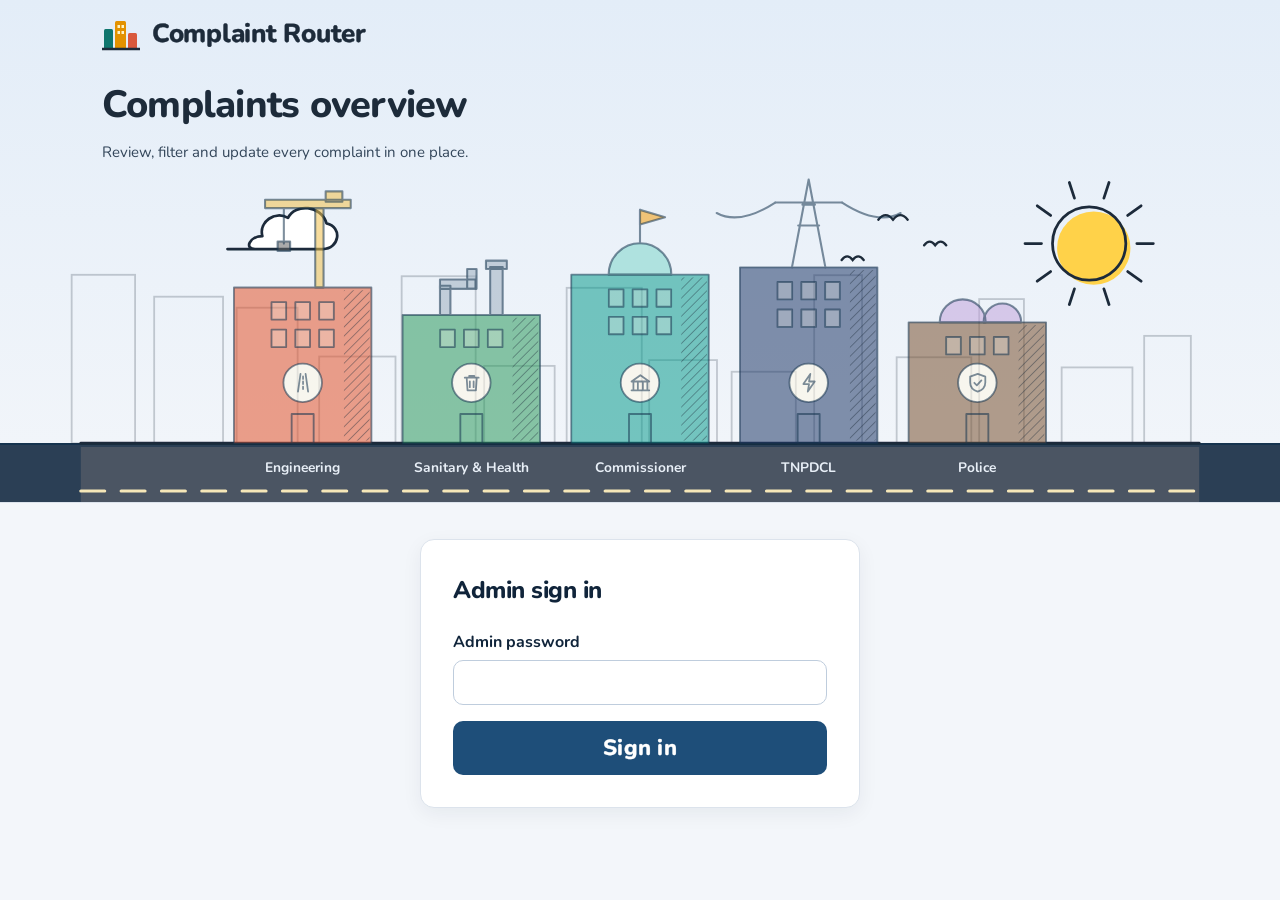
<file: templates/admin.html>
<!doctype html>
<html lang="en">
<head>
<meta charset="utf-8">
<meta name="viewport" content="width=device-width, initial-scale=1">
<title>Admin - Complaint Router</title>
<link rel="icon" href="data:image/svg+xml,%3Csvg xmlns='http://www.w3.org/2000/svg' viewBox='0 0 38 34'%3E%3Crect x='2' y='12' width='9' height='20' fill='%230F766E'/%3E%3Crect x='13' y='4' width='11' height='28' fill='%23E39200'/%3E%3Crect x='26' y='16' width='9' height='16' fill='%23D9593D'/%3E%3C/svg%3E">
<link rel="preconnect" href="https://fonts.googleapis.com">
<link rel="stylesheet" href="https://fonts.googleapis.com/css2?family=Patrick+Hand&family=Nunito:wght@400;600;700;800&family=Noto+Sans+Tamil:wght@400;600;700;800&family=Noto+Sans+Devanagari:wght@400;600;700;800&family=Noto+Sans+Malayalam:wght@400;600;700;800&family=Noto+Sans+Telugu:wght@400;600;700;800&display=swap">
<link rel="stylesheet" href="/static/style.css?v=16">
<style>.maplink{color:#0F766E;font-weight:700;text-decoration:underline}.miss.gps{background:#F0FDF4;color:#15803D}
.filters{align-items:flex-end}
.f-date{flex:1 1 140px;display:flex;flex-direction:column;gap:4px;min-height:0!important}
.f-date span{font-size:11px;font-weight:700;letter-spacing:.06em;text-transform:uppercase;color:#6E5A62;padding-left:4px}
.filters label.f-date input[type=date]{flex:none;width:100%;height:46px;min-height:46px;font-size:14px;padding:0 12px}
.filters .clear{align-self:flex-end;min-height:46px}</style>
</head>
<body>

<div class="banner short">
  <div class="wrap wide">
    <header class="topbar">
      <a href="/" class="logo">
        <svg width="38" height="34" viewBox="0 0 38 34" aria-hidden="true"><rect x="2" y="12" width="9" height="20" rx="1.5" fill="#0F766E"/><rect x="13" y="4" width="11" height="28" rx="1.5" fill="#E39200"/><rect x="26" y="16" width="9" height="16" rx="1.5" fill="#D9593D"/><path d="M0 32h38" stroke="#1D2B3A" stroke-width="2.5"/><g fill="#FFF3C4"><rect x="15.5" y="8" width="2.5" height="3"/><rect x="19.5" y="8" width="2.5" height="3"/><rect x="15.5" y="14" width="2.5" height="3"/><rect x="19.5" y="14" width="2.5" height="3"/></g></svg>
        Complaint Router
      </a>
      <div class="top-right" id="topActions" hidden>
        <button type="button" class="ghost" id="refreshBtn">Refresh</button>
        <button type="button" class="ghost" id="logoutBtn">Log out</button>
      </div>
    </header>
    <div class="admin-title"><h1>Complaints overview</h1><p>Review, filter and update every complaint in one place.</p></div>
  </div>
  <div class="cityWrap"><svg id="city" data-no-t xmlns="http://www.w3.org/2000/svg"></svg></div>
  </div>

<main class="wide" style="margin-top:-72px">

  <!-- LOGIN -->
  <section id="loginView" class="card login">
    <h2>Admin sign in</h2>
    <form id="loginForm" style="display:flex;flex-direction:column;gap:16px" novalidate>
      <div class="field"><label for="pw">Admin password</label><input id="pw" type="password" autocomplete="current-password"></div>
      <div id="loginError" class="alert" role="alert" hidden></div>
      <button class="btn" type="submit">Sign in</button>
    </form>
  </section>

  <!-- DASHBOARD -->
  <div id="dashView" class="stack" style="gap:32px" hidden>

    <section class="stats" aria-label="Summary">
      <div class="stat"><span class="icon-tile soft"><svg width="30" height="30" viewBox="0 0 24 24" fill="none" stroke="#1D2B3A" stroke-width="2" stroke-linecap="round" stroke-linejoin="round" aria-hidden="true"><rect x="4.5" y="4" width="15" height="17.5" rx="2.5" fill="#FFC93C"/><rect x="8.5" y="2" width="7" height="4.5" rx="1.4" fill="#FFFDF6"/><path d="M8.5 11h7M8.5 14.5h7M8.5 18h4"/></svg></span><div><div class="lab">Total complaints</div><div class="num" id="sTotal">0</div></div></div>
      <div class="stat"><span class="icon-tile" style="background:#FEF2F2"><svg width="30" height="30" viewBox="0 0 24 24" fill="none" stroke="#1D2B3A" stroke-width="2" stroke-linecap="round" stroke-linejoin="round" aria-hidden="true"><path d="M12.5 2.5c.6 3.8 5.2 5.2 5.2 10.2a5.7 5.7 0 01-11.4 0c0-2.2 1-3.6 2.2-4.7.1 2 .9 3 2 3.3-.5-3.2-.6-6 2-8.8z" fill="#E4572E"/><path d="M12 15.5c-1.3.9-1.6 2.6-.2 3.4" stroke="#FFFDF6"/></svg></span><div><div class="lab">High severity</div><div class="num" id="sHigh" style="color:#B91C1C">0</div></div></div>
      <div class="stat"><span class="icon-tile" style="background:#FFFBEB"><svg width="30" height="30" viewBox="0 0 24 24" fill="none" stroke="#1D2B3A" stroke-width="2" stroke-linecap="round" stroke-linejoin="round" aria-hidden="true"><path d="M6.5 3h11c0 5-5.5 6-5.5 9s5.5 4 5.5 9h-11c0-5 5.5-6 5.5-9S6.5 8 6.5 3z" fill="#F5A300"/><path d="M9.5 18.5h5" stroke="#FFFDF6"/></svg></span><div><div class="lab">Medium severity</div><div class="num" id="sMed" style="color:#B45309">0</div></div></div>
      <div class="stat"><span class="icon-tile" style="background:#F0FDF4"><svg width="30" height="30" viewBox="0 0 24 24" fill="none" stroke="#1D2B3A" stroke-width="2" stroke-linecap="round" stroke-linejoin="round" aria-hidden="true"><circle cx="12" cy="12" r="9" fill="#5BAE3E"/><path d="M7.8 12.4l3 3 5.5-6" stroke="#FFFDF6" stroke-width="2.4"/></svg></span><div><div class="lab">Low severity</div><div class="num" id="sLow" style="color:#15803D">0</div></div></div>
    </section>

    <section class="panels">
      <div class="panel dept">
        <div class="panel-head">
          <div><h2>By department</h2><p class="sub">Where complaints are going</p></div>
          <span class="most" id="mostBadge" hidden></span>
        </div>
        <div id="deptList" style="display:flex;flex-direction:column;gap:2px"></div>
      </div>
      <div class="panel status">
        <div><h2>By status</h2><p class="sub">Where each complaint stands</p></div>
        <div class="donut"><div class="wrapd" role="img" id="donutLabel">
          <svg width="132" height="132" viewBox="0 0 120 120" aria-hidden="true" style="transform:rotate(-90deg)" id="donutSvg"></svg>
          <div class="mid"><b id="donutTotal">0</b><span>complaints</span></div>
        </div></div>
        <ul class="legend" id="legend"></ul>
      </div>
    </section>

    <section class="filters" aria-label="Filters">
      <div class="f-search"><svg width="18" height="18" viewBox="0 0 18 18" fill="none" stroke="#6E5A62" stroke-width="1.7" stroke-linecap="round" stroke-linejoin="round" aria-hidden="true"><circle cx="8" cy="8" r="5"/><path d="M12 12l3.5 3.5"/></svg><input id="fQ" type="search" aria-label="Search complaints" placeholder="Search ID, text, area..."></div>
      <select id="fDept" aria-label="Filter by department"><option value="">All departments</option></select>
      <select id="fSev" aria-label="Filter by severity"><option value="">All severities</option><option>High</option><option>Medium</option><option>Low</option></select>
      <select id="fStatus" aria-label="Filter by status"><option value="">All statuses</option><option>New</option><option>In Progress</option><option>Resolved</option></select>
      <label class="f-date"><span>From</span><input id="fFrom" type="date"></label>
      <label class="f-date"><span>To</span><input id="fTo" type="date"></label>
      <button type="button" class="clear" id="clearBtn">Clear</button>
    </section>

    <div id="listError" class="alert" role="alert" hidden></div>
    <p class="count-line" id="countLine"></p>

    <section class="table-card">
      <div class="table-scroll">
        <table>
          <thead><tr><th>ID</th><th>Issue</th><th>Department</th><th>Severity</th><th>Status</th><th>Date</th><th><span class="sr-only">Actions</span></th></tr></thead>
          <tbody id="rows"></tbody>
        </table>
      </div>
      <div class="empty" id="empty" hidden>No complaints match these filters.</div>
    </section>
  </div>
</main>

<dialog id="dlg"><div class="dlg" id="dlgBody"></div></dialog>

<script>
/* city.js - an animated city. Every department is a building; complaints are letters that fly to them. */
(function () {
  const W = 1200, H = 360, BASE = 296, BW = 150, GAP = 34;
  const INK = "#1D2B3A";
  // ds = the department names (from the server) that this building stands for
  const B = [
    {ds: ["Local Body - Engineering", "Local Body - Roads", "Local Body - Streetlights", "Local Body - Water Supply", "Local Body - Drainage", "CCMC Engineering - Roads", "CCMC Engineering - Streetlights", "CCMC Engineering - Water Supply", "CCMC Engineering - Drainage (UGD)", "Roads & Infrastructure", "Water Supply Department", "Sewerage Department"], s: "Engineering", c: "#E4572E", h: 170, roof: "crane", ic: "road"},
    {ds: ["Local Body - Sanitary & Public Health", "Local Body - Sanitation", "Local Body - Public Health", "CCMC Public Health - Solid Waste", "CCMC Public Health", "Sanitation Department", "Sanitation / Drainage Department", "Animal Welfare / Municipal Health"], s: "Sanitary & Health", c: "#2E9B5E", h: 140, roof: "pipes", ic: "trash"},
    {ds: ["Local Body - Commissioner's Office", "Local Body - General", "CCMC Grievance Cell", "Parks & Horticulture", "Local Administration"], s: "Commissioner", c: "#0F9D8F", h: 184, roof: "dome", ic: "hall"},
    {ds: ["TNPDCL (Electricity)", "Electrical Department"], s: "TNPDCL", c: "#243B6B", h: 192, roof: "pylon", ic: "bolt"},
    {ds: ["Tamil Nadu Police - Traffic", "Tamil Nadu Police", "Coimbatore City Police - Traffic", "Coimbatore City Police", "Traffic Police / Transport Department", "Local Administration / Police"], s: "Police", c: "#7A5230", h: 132, roof: "tanks", ic: "shield"},
  ];
  const X0 = (W - (B.length * BW + (B.length - 1) * GAP)) / 2;
  const ICON = {
    road: '<path d="M5 16L7 2M13 16L11 2M9 4v2M9 8v2M9 12v2"/>',
    drop: '<path d="M9 2.5S4 8 4 11a5 5 0 0010 0c0-3-5-8.5-5-8.5z"/>',
    waves: '<path d="M2 7c2-2 3 2 5 0s3 2 5 0 3 2 4 0M2 12c2-2 3 2 5 0s3 2 5 0 3 2 4 0"/>',
    trash: '<path d="M3.5 5h11M7 5V3.5h4V5M5 5l.7 10h6.6L13 5M7.5 8v4.5M10.5 8v4.5"/>',
    bolt: '<path d="M10 2L4.5 10H9l-1 6 5.5-8H9l1-6z"/>',
    leaf: '<path d="M4 14C4 8 8 4 15 3.5 14.5 10.5 10.5 14.5 4.5 14.5M4 14l5-5"/>',
    paw: '<circle cx="5" cy="7" r="1.6"/><circle cx="9" cy="4.5" r="1.6"/><circle cx="13" cy="7" r="1.6"/><path d="M9 9c-2.5 0-4 2-4 3.6 0 1.4 1.2 1.9 2.3 1.9.7 0 1.2-.3 1.7-.3s1 .3 1.7.3c1.1 0 2.3-.5 2.3-1.9C13 11 11.5 9 9 9z"/>',
    car: '<path d="M3 11l1.2-4A1.5 1.5 0 015.6 6h6.8a1.5 1.5 0 011.4 1L15 11v3h-2v-1.5H5V14H3v-3z"/>',
    lamp: '<path d="M9 2v2.5M5.5 8a3.5 3.5 0 017 0v1h-7zM9 9v6.5M6.5 15.5h5"/>',
    shield: '<path d="M9 2l6 2.2v4.6c0 3.6-2.5 6.1-6 7.2-3.5-1.1-6-3.6-6-7.2V4.2L9 2z"/><path d="M6.3 9l2 2 3.6-3.8"/>',
    hall: '<path d="M2 15h14M3.5 15V8M7 15V8M11 15V8M14.5 15V8M2 8l7-5 7 5z"/>',
  };
  const rnd = (i) => { const x = Math.sin(i * 127.1 + 311.7) * 43758.5453; return x - Math.floor(x); };

  // rooftop pieces, drawn for an 88px-wide building (they are centred and scaled when placed)
  function roof(t, x, y) {
    switch (t) {
      case "crane": return `<g fill="#F2C14E"><rect x="${x+56}" y="${y-76}" width="8" height="76"/><rect x="${x+8}" y="${y-84}" width="82" height="8"/><rect x="${x+66}" y="${y-92}" width="16" height="10"/><path d="M${x+26} ${y-76}V${y-42}" fill="none"/><rect x="${x+20}" y="${y-44}" width="12" height="9" fill="#666"/></g>`;
      case "pylon": return `<g fill="none" stroke-width="3.5"><path d="M${x+44} ${y-84}L${x+28} ${y}M${x+44} ${y-84}L${x+60} ${y}M${x+34} ${y-40}H${x+54}M${x+38} ${y-60}H${x+50}M${x+12} ${y-62}H${x+76}"/><path d="M${x+12} ${y-62}Q${x-22} ${y-40} ${x-44} ${y-52}M${x+76} ${y-62}Q${x+110} ${y-40} ${x+132} ${y-52}" stroke-width="1.8"/></g>`;
      case "pipes": return `<g fill="#9FB0C0"><rect x="${x+14}" y="${y-28}" width="10" height="28"/><rect x="${x+14}" y="${y-34}" width="34" height="9"/><rect x="${x+40}" y="${y-44}" width="9" height="19"/><rect x="${x+62}" y="${y-46}" width="12" height="46"/><rect x="${x+58}" y="${y-52}" width="20" height="8"/></g>`;
      case "tank": return `<g><path d="M${x+28} ${y}L${x+32} ${y-26}M${x+60} ${y}L${x+56} ${y-26}" fill="none"/><rect x="${x+20}" y="${y-62}" width="48" height="36" rx="6" fill="#EAF3FC"/><path d="M${x+20} ${y-62}Q${x+44} ${y-84} ${x+68} ${y-62}Z" fill="#9CC4E8"/><path d="M${x+20} ${y-48}H${x+68}M${x+20} ${y-38}H${x+68}" fill="none" stroke-width="1.5"/></g>`;
      case "tanks": return `<g fill="#C3A5DC"><path d="M${x+8} ${y}A22 22 0 0 1 ${x+52} ${y}Z"/><path d="M${x+50} ${y}A18 18 0 0 1 ${x+86} ${y}Z"/></g>`;
      case "cross": return `<g><rect x="${x+40}" y="${y-30}" width="8" height="30" fill="#ddd"/><rect x="${x+37}" y="${y-76}" width="14" height="38" fill="#E11D48" stroke="#fff" stroke-width="2"/><rect x="${x+25}" y="${y-64}" width="38" height="14" fill="#E11D48" stroke="#fff" stroke-width="2"/><rect x="${x+37}" y="${y-64}" width="14" height="14" fill="#E11D48" stroke="none"/></g>`;
      case "signal": return `<g><rect x="${x+40}" y="${y-54}" width="8" height="54" fill="#444"/><rect x="${x+29}" y="${y-92}" width="30" height="42" rx="5" fill="#222"/><circle cx="${x+44}" cy="${y-81}" r="5.5" fill="#EF4444" stroke="none"/><circle cx="${x+44}" cy="${y-71}" r="5.5" fill="#FBBF24" stroke="none"/><circle cx="${x+44}" cy="${y-61}" r="5.5" fill="#22C55E" stroke="none"/></g>`;
      case "trees": return `<g><rect x="${x+20}" y="${y-14}" width="6" height="14" fill="#7A5230"/><rect x="${x+48}" y="${y-22}" width="7" height="22" fill="#7A5230"/><rect x="${x+72}" y="${y-12}" width="6" height="12" fill="#7A5230"/><circle cx="${x+23}" cy="${y-28}" r="22" fill="#3E9E5A"/><circle cx="${x+52}" cy="${y-44}" r="27" fill="#2E8B4E"/><circle cx="${x+75}" cy="${y-24}" r="19" fill="#4FB06A"/></g>`;
      case "dome": return `<g><path d="M${x+14} ${y}A30 30 0 0 1 ${x+74} ${y}Z" fill="#7FD6CB"/><path d="M${x+44} ${y-30}V${y-62}" stroke-width="3"/><polygon points="${x+44},${y-62} ${x+68},${y-55} ${x+44},${y-48}" fill="#F59E0B"/></g>`;
    }
    return "";
  }

  // Hand-drawn ink style: colour fills sit slightly off the wobbly black outlines.
  function building(b, i, lit) {
    const x = X0 + i * (BW + GAP), y = BASE - b.h, cx = x + BW / 2, ox = (BW - 88) / 2;
    const rows = Math.max(1, Math.floor((b.h - 104) / 30));
    let winFill = "", winLine = "";
    for (let r = 0; r < rows; r++) for (let c = 0; c < 3; c++) {
      const on = rnd(i * 31 + r * 7 + c) < lit;
      const wx = x + (BW - 68) / 2 + c * 26, wy = y + 16 + r * 30;
      winFill += `<rect class="${on ? "wl" : "wd"}" x="${wx}" y="${wy}" width="16" height="19"/>`;
      winLine += `<rect x="${wx}" y="${wy}" width="16" height="19"/>`;
    }
    const by = y + b.h - 66;
    const rt = `translate(${cx} ${y}) scale(1.14) translate(${-cx} ${-y})`;
    const rf = roof(b.roof, x + ox, y);
    return `<g class="b" data-i="${i}" data-x="${cx}" data-y="${y}">
      <title>${b.ds.join(" + ")}</title>
      <g class="fl" filter="url(#wob2)" transform="translate(0 0)">
        <g transform="${rt}">${rf}</g>
        <rect x="${x}" y="${y}" width="${BW}" height="${b.h}" fill="${b.c}"/>
        ${winFill}
        <circle cx="${cx}" cy="${by}" r="21" fill="#FFF8E6"/>
      </g>
      <rect x="${x + BW - 30}" y="${y + 3}" width="28" height="${b.h - 6}" fill="url(#hatch)" opacity=".10"/>
      <g class="ol" filter="url(#wob)">
        <g transform="${rt}">${rf}</g>
        <rect x="${x}" y="${y}" width="${BW}" height="${b.h}"/>
        ${winLine}
        <rect x="${cx - 12}" y="${BASE - 32}" width="24" height="32"/>
        <circle cx="${cx}" cy="${by}" r="21"/>
        <g class="ic" transform="translate(${cx - 12} ${by - 12.5}) scale(1.38)">${ICON[b.ic]}</g>
      </g>
      <text class="lbl" x="${cx}" y="${BASE + 31}" text-anchor="middle">${b.s}</text>
      <g class="cnt" transform="translate(${x + BW - 8} ${y - 4})" opacity="0"><circle r="17" fill="#F59E0B" stroke="${INK}" stroke-width="2.5"/><text class="cn" y="6" text-anchor="middle">0</text></g>
    </g>`;
  }

  function markup() {
    let far = "";
    for (let i = 0; i < 14; i++) {
      const w = 44 + rnd(i + 3) * 40, h = 70 + rnd(i + 9) * 120, x = i * 90 - 20;
      far += `<rect x="${x}" y="${BASE - h}" width="${w}" height="${h}"/>`;
    }
    let b = ""; B.forEach((bb, i) => { b += building(bb, i, 0.65); });
    const SX = 1090, SY = 78, rays = Array.from({length: 10}, (_, k) => { const a = k * Math.PI / 5; return `M${SX + Math.cos(a) * 52} ${SY + Math.sin(a) * 52}L${SX + Math.cos(a) * 70} ${SY + Math.sin(a) * 70}`; }).join("");
    return `
    <defs>
      <filter id="wob" x="-6%" y="-6%" width="112%" height="112%"><feTurbulence type="fractalNoise" baseFrequency="0.035" numOctaves="2" seed="3"/><feDisplacementMap in="SourceGraphic" scale="0"/></filter>
      <filter id="wob2" x="-6%" y="-6%" width="112%" height="112%"><feTurbulence type="fractalNoise" baseFrequency="0.05" numOctaves="2" seed="8"/><feDisplacementMap in="SourceGraphic" scale="0"/></filter>
      <filter id="glow" x="-30%" y="-30%" width="160%" height="160%"><feGaussianBlur stdDeviation="7" result="g"/><feFlood flood-color="#FFD24A" flood-opacity=".9"/><feComposite in2="g" operator="in" result="c"/><feMerge><feMergeNode in="c"/><feMergeNode in="SourceGraphic"/></feMerge></filter>
      <pattern id="hatch" width="7" height="7" patternUnits="userSpaceOnUse" patternTransform="rotate(45)"><path d="M0 0V7" stroke="${INK}" stroke-width="1.5"/></pattern>
    </defs>
    <g filter="url(#wob2)" class="sun"><circle cx="${SX + 5}" cy="${SY + 5}" r="40" fill="#FFD24A"/></g>
    <g filter="url(#wob)" fill="none" stroke="${INK}" stroke-width="3" stroke-linecap="round"><circle cx="${SX}" cy="${SY}" r="40"/><path d="${rays}"/></g>
    <g class="cloud c1" filter="url(#wob)"><path d="M150 84h104c18 0 22-24 4-28-6-20-34-22-42-6-14-8-32 4-28 20-14 0-20 14-8 14z" fill="#fff" stroke="${INK}" stroke-width="3" stroke-linejoin="round"/></g>
    <g class="birds" fill="none" stroke="${INK}" stroke-width="2.6" stroke-linecap="round"><path d="M860 52q8-10 16 0q8-10 16 0M910 80q6-8 12 0q6-8 12 0M820 96q6-8 12 0q6-8 12 0"/></g>
    <g filter="url(#wob)" fill="none" stroke="${INK}" stroke-width="2" opacity=".22">${far}</g>
    <g filter="url(#wob2)"><rect x="-10" y="${BASE + 4}" width="${W + 20}" height="${H - BASE}" fill="#4B5563"/></g>
    <g filter="url(#wob)" fill="none" stroke="${INK}" stroke-width="3.2" stroke-linecap="round"><path d="M-10 ${BASE}H${W + 10}"/><path d="M-10 ${BASE + 52}H${W + 10}" stroke="#F6E7B8" stroke-dasharray="26 18" stroke-width="3.5"/></g>
    ${b}
    <g id="bub" opacity="0"><rect id="bubR" rx="6" height="32" fill="#FFF8E6" stroke="${INK}" stroke-width="2.5"/><text id="bubT" y="22" text-anchor="middle">x</text></g>
    <g id="env" opacity="0"><g class="bob" transform="scale(1.3)" filter="url(#wob)"><rect x="-16" y="-11" width="32" height="22" fill="#fff" stroke="${INK}" stroke-width="2.8"/><path d="M-16 -9L0 3L16 -9" fill="none" stroke="${INK}" stroke-width="2.8" stroke-linejoin="round"/><circle cx="0" cy="3" r="3.6" fill="#E4572E" stroke="${INK}" stroke-width="1.5"/></g></g>`;
  }

  let svg, env, bub, bubR, bubT, cur = {x: -40, y: 70}, loop = null, raf = 0, token = 0, last = -1;
  const reduce = window.matchMedia && matchMedia("(prefers-reduced-motion: reduce)").matches;
  const $b = (i) => svg.querySelector(`.b[data-i="${i}"]`);
  const target = (i) => { const el = $b(i); return {x: +el.dataset.x, y: Math.max(28, +el.dataset.y - 108)}; };
  const indexOf = (dept) => B.findIndex((b) => b.ds.includes(dept));

  function setEnv(x, y, rot) { cur = {x, y}; env.setAttribute("transform", `translate(${x} ${y}) rotate(${rot || 0})`); }
  function fly(to, dur, done) {
    const from = {...cur}, t0 = performance.now(), my = ++token;
    env.setAttribute("opacity", "1");
    cancelAnimationFrame(raf);
    if (reduce) { setEnv(to.x, to.y); done && done(); return; }
    (function step(now) {
      if (my !== token) return;
      const p = Math.min(1, (now - t0) / dur), e = p < .5 ? 2 * p * p : 1 - Math.pow(-2 * p + 2, 2) / 2;
      setEnv(from.x + (to.x - from.x) * e, from.y + (to.y - from.y) * e - Math.sin(Math.PI * e) * 46, (to.x - from.x) * 0.012 * Math.sin(Math.PI * e));
      if (p < 1) raf = requestAnimationFrame(step); else done && done();
    })(t0);
  }
  function clearHi() { svg.querySelectorAll(".b").forEach((g) => g.classList.remove("on", "dim")); bub.setAttribute("opacity", "0"); }
  function hi(i) { svg.querySelectorAll(".b").forEach((g) => { g.classList.toggle("on", +g.dataset.i === i); g.classList.toggle("dim", +g.dataset.i !== i); }); }
  function bubble(i, text) {
    const t = target(i), w = Math.max(76, text.length * 8.6 + 30), left = t.x + 34 + w > W - 8;
    bubT.textContent = text;
    bubR.setAttribute("x", 0); bubR.setAttribute("width", w); bubT.setAttribute("x", w / 2);
    bub.setAttribute("transform", `translate(${left ? t.x - 34 - w : t.x + 34} ${Math.max(4, t.y - 16)})`);
    bub.setAttribute("opacity", "1");
  }
  function stop() { clearTimeout(loop); loop = null; token++; cancelAnimationFrame(raf); }
  const pick = () => { let i; do { i = Math.floor(Math.random() * B.length); } while (i === last); last = i; return i; };
  const resetCounts = () => { svg.querySelectorAll(".cnt").forEach((c) => c.setAttribute("opacity", "0")); svg.querySelectorAll(".b").forEach((g) => g.classList.remove("hot")); };

  const City = {
    step: "",
    demo() {
      stop(); clearHi(); resetCounts(); setEnv(-40, 70); env.setAttribute("opacity", "0");
      const go = () => {
        const i = pick(); hi(i);
        fly(target(i), 1300, () => { bubble(i, B[i].ds[0]); loop = setTimeout(() => { clearHi(); go(); }, 2300); });
      };
      loop = setTimeout(go, 600);
    },
    travel() {
      stop(); clearHi(); resetCounts();
      const go = () => { const i = pick(); hi(i); fly(target(i), 900, () => { if (City.step) bubble(i, City.step); loop = setTimeout(go, 650); }); };
      go();
    },
    deliver(dept) {
      stop(); clearHi(); resetCounts();
      let i = indexOf(dept); if (i < 0) i = B.length - 1;
      setEnv(-40, 70); hi(i);
      fly(target(i), 1500, () => bubble(i, "Delivered to " + B[i].s));
    },
    counts(map) {
      stop(); clearHi(); env.setAttribute("opacity", "0");
      const vals = B.map((b) => b.ds.reduce((n, d) => n + ((map && map[d]) || 0), 0)), mx = Math.max(0, ...vals), top = vals.indexOf(mx);
      svg.querySelectorAll(".b").forEach((g) => {
        const i = +g.dataset.i, n = vals[i], c = g.querySelector(".cnt");
        g.classList.toggle("dim", n === 0);
        g.classList.toggle("hot", n > 0 && i === top);
        c.setAttribute("opacity", n ? "1" : "0");
        c.querySelector("circle").setAttribute("fill", n > 0 && i === top ? "#DC2626" : "#F59E0B");
        c.querySelector("text").textContent = n;
        g.querySelectorAll(".wl,.wd").forEach((w, k) => w.setAttribute("class", rnd(i * 13 + k) < Math.min(.95, n / Math.max(1, mx)) ? "wl" : "wd"));
      });
    },
  };

  function init() {
    svg = document.getElementById("city");
    if (!svg) return;
    svg.setAttribute("viewBox", `0 0 ${W} ${H}`);
    svg.setAttribute("preserveAspectRatio", "xMidYMax meet");
    svg.setAttribute("role", "img");
    svg.setAttribute("aria-label", "A city where each building is a department");
    svg.innerHTML = markup();
    env = svg.querySelector("#env"); bub = svg.querySelector("#bub"); bubR = svg.querySelector("#bubR"); bubT = svg.querySelector("#bubT");
    window.City = City;
    document.dispatchEvent(new Event("city-ready"));
  }
  if (document.readyState === "loading") document.addEventListener("DOMContentLoaded", init); else init();
})();

</script>
<script>
const $ = (id) => document.getElementById(id);
const esc = (s) => String(s ?? "").replace(/[&<>"']/g, c => ({"&":"&amp;","<":"&lt;",">":"&gt;",'"':"&quot;","'":"&#39;"}[c]));
const STATUSES = ["New", "In Progress", "Resolved"];
const STATUS_COLOR = {"New":"#23395B", "In Progress":"#F59E0B", "Resolved":"#2E9B5E"};
const STATUS_NOTE = {"New":"Awaiting review", "In Progress":"Being handled", "Resolved":"Closed out"};
let KEY = sessionStorage.getItem("adminKey") || "";
let rowsData = [], searchTimer = null;

const ICONS = {
  road:'<path d="M5 16L7 2M13 16L11 2M9 4v2M9 8v2M9 12v2"/>',
  drop:'<path d="M9 2.5S4 8 4 11a5 5 0 0010 0c0-3-5-8.5-5-8.5z"/>',
  hall:'<path d="M2 15h14M3.5 15V8M7 15V8M11 15V8M14.5 15V8M2 8l7-5 7 5z"/>',
  waves:'<path d="M2 7c2-2 3 2 5 0s3 2 5 0 3 2 4 0M2 12c2-2 3 2 5 0s3 2 5 0 3 2 4 0"/>',
  trash:'<path d="M3.5 5h11M7 5V3.5h4V5M5 5l.7 10h6.6L13 5M7.5 8v4.5M10.5 8v4.5"/>',
  grid:'<rect x="3" y="3" width="12" height="12" rx="2"/><path d="M3 7h12M3 11h12M7 3v12M11 3v12"/>',
  bolt:'<path d="M10 2L4.5 10H9l-1 6 5.5-8H9l1-6z"/>',
  leaf:'<path d="M4 14C4 8 8 4 15 3.5 14.5 10.5 10.5 14.5 4.5 14.5M4 14l5-5"/>',
  paw:'<circle cx="5" cy="7" r="1.6"/><circle cx="9" cy="4.5" r="1.6"/><circle cx="13" cy="7" r="1.6"/><path d="M9 9c-2.5 0-4 2-4 3.6 0 1.4 1.2 1.9 2.3 1.9.7 0 1.2-.3 1.7-.3s1 .3 1.7.3c1.1 0 2.3-.5 2.3-1.9C13 11 11.5 9 9 9z"/>',
  car:'<path d="M3 11l1.2-4A1.5 1.5 0 015.6 6h6.8a1.5 1.5 0 011.4 1L15 11v3h-2v-1.5H5V14H3v-3z"/><circle cx="6" cy="9.5" r=".6"/><circle cx="12" cy="9.5" r=".6"/>',
  shield:'<path d="M9 1.8l6 2.4v4.4c0 3.3-2.3 6.1-6 7.6-3.7-1.5-6-4.3-6-7.6V4.2l6-2.4z"/>',
};
function deptIcon(name){
  const n = name.toLowerCase();
  if (n.includes("tnpdcl") || n.includes("electr")) return ICONS.bolt;
  if (n.includes("police") || n.includes("traffic")) return ICONS.shield;
  if (n.includes("sanit") || n.includes("health") || n.includes("solid")) return ICONS.trash;
  if (n.includes("engineering") || n.includes("road") || n.includes("water") || n.includes("drain") || n.includes("streetlight")) return ICONS.road;
  return ICONS.hall;
}
const svgIcon = (p, c = "#7A1F3D", s = 15) => `<svg width="${s}" height="${s}" viewBox="0 0 18 18" fill="none" stroke="${c}" stroke-width="1.7" stroke-linecap="round" stroke-linejoin="round" aria-hidden="true">${p}</svg>`;

function fmtDate(s){
  const d = new Date(String(s).replace(" ", "T") + "Z");
  return isNaN(d) ? s : d.toLocaleString(undefined, {day:"numeric", month:"short", hour:"numeric", minute:"2-digit"});
}
function pct(n, total){ if (!total) return "0%"; const v = n * 100 / total; return (Number.isInteger(v) ? v : v.toFixed(1).replace(/\.0$/, "")) + "%"; }

/* ---- api ---- */
async function api(path, opts = {}){
  const res = await fetch(path, {...opts, headers: {...(opts.headers || {}), "x-admin-key": KEY}});
  if (res.status === 401) { logout("Wrong password. Please try again."); throw new Error("auth"); }
  const data = await res.json().catch(() => ({}));
  if (!res.ok) {
    let msg = data.detail || "Something went wrong.";
    if (Array.isArray(msg)) msg = msg.map(x => x.msg).join(", ");
    throw new Error(msg);
  }
  return data;
}

/* ---- login ---- */
function showDash(on){
  $("loginView").hidden = on; $("dashView").hidden = !on; $("topActions").hidden = !on;
}
function logout(msg){
  KEY = ""; sessionStorage.removeItem("adminKey");
  showDash(false);
  if (msg) { $("loginError").textContent = msg; $("loginError").hidden = false; }
}
$("loginForm").addEventListener("submit", async (e) => {
  e.preventDefault();
  KEY = $("pw").value;
  $("loginError").hidden = true;
  if (!KEY) { $("loginError").textContent = "Enter the admin password."; $("loginError").hidden = false; return; }
  try {
    await api("/api/stats");
    sessionStorage.setItem("adminKey", KEY);
    $("pw").value = "";
    await start();
  } catch (err) {
    if (err.message !== "auth") { $("loginError").textContent = "Could not connect. Please try again."; $("loginError").hidden = false; }
  }
});
$("logoutBtn").addEventListener("click", () => logout());
$("refreshBtn").addEventListener("click", () => loadAll());

/* ---- stats ---- */
function renderStats(s){
  if (window.City) City.counts(s.by_department);
  $("sTotal").textContent = s.total;
  $("sHigh").textContent = s.severity.High;
  $("sMed").textContent = s.severity.Medium;
  $("sLow").textContent = s.severity.Low;

  const depts = Object.entries(s.by_department).sort((a, b) => b[1] - a[1]);
  if (!depts.length) {
    $("deptList").innerHTML = '<div class="hint" style="padding:12px 4px">No complaints yet.</div>';
    $("mostBadge").hidden = true;
  } else {
    const max = depts[0][1];
    $("deptList").innerHTML = depts.map(([name, n], i) => `
      <div class="drow ${i === 0 ? "top" : ""}">
        <span class="ic">${svgIcon(deptIcon(name))}</span>
        <span class="nm">${esc(name)}</span>
        <span class="tr"><i style="width:${Math.round(n * 100 / max)}%"></i></span>
        <b>${n}</b><span class="pc">${pct(n, s.total)}</span>
      </div>`).join("");
    $("mostBadge").innerHTML = svgIcon('<path d="M9 2l2.1 4.3 4.7.7-3.4 3.3.8 4.7L9 12.8 4.8 15l.8-4.7L2.2 7l4.7-.7L9 2z"/>', "#5A1230", 14) + "Most: " + esc(depts[0][0]);
    $("mostBadge").hidden = false;
  }

  // donut (r=44, circumference ~276.46)
  const C = 2 * Math.PI * 44, gap = 3;
  let off = 0, svg = '<circle cx="60" cy="60" r="44" fill="none" stroke="#F2E7DE" stroke-width="14"/>';
  STATUSES.forEach(k => {
    const n = s.status[k] || 0;
    if (!n || !s.total) return;
    const len = C * n / s.total;
    const dash = Math.max(len - (s.total > n ? gap : 0), 1);
    svg += `<circle cx="60" cy="60" r="44" fill="none" stroke="${STATUS_COLOR[k]}" stroke-width="14" stroke-dasharray="${dash.toFixed(1)} 300" stroke-dashoffset="${(-off).toFixed(1)}"/>`;
    off += len;
  });
  $("donutSvg").innerHTML = svg;
  $("donutTotal").textContent = s.total;
  $("donutLabel").setAttribute("aria-label", STATUSES.map(k => `${s.status[k] || 0} ${k}`).join(", "));
  $("legend").innerHTML = STATUSES.map(k => `
    <li><span class="sw" style="background:${STATUS_COLOR[k]}"></span>
      <span class="nm">${k}<small>${STATUS_NOTE[k]}</small></span>
      <b>${s.status[k] || 0}</b><span class="pc">${pct(s.status[k] || 0, s.total)}</span></li>`).join("");
}

/* ---- list ---- */
function query(){
  const p = new URLSearchParams();
  const m = {q:"fQ", department:"fDept", severity:"fSev", status:"fStatus", date_from:"fFrom", date_to:"fTo"};
  for (const [k, id] of Object.entries(m)) { const v = $(id).value.trim(); if (v) p.set(k, v); }
  return p.toString();
}
function statusSelect(c){
  return `<select data-id="${c.id}" aria-label="Status for ${esc(c.complaint_id)}">` +
    STATUSES.map(s => `<option${s === c.status ? " selected" : ""}>${s}</option>`).join("") + "</select>";
}
function renderRows(list){
  rowsData = list;
  $("empty").hidden = list.length > 0;
  $("countLine").textContent = list.length ? `Showing ${list.length} complaint${list.length === 1 ? "" : "s"}, most urgent first` : "";
  $("rows").innerHTML = list.map((c, i) => {
    const k = c.severity.toLowerCase();
    return `<tr class="${c.severity === "High" ? "high-row" : ""}">
      <td class="mono">${esc(c.complaint_id)}</td>
      <td><div class="t1">${esc(c.category)}</div><div class="t2">${c.area ? esc(c.area) : (c.map_url ? '<span class="miss gps">GPS location</span>' : '<span class="miss">Location missing</span>')} · ${esc(c.summary)}</div></td>
      <td style="color:var(--body)">${esc(c.department)}</td>
      <td style="white-space:nowrap"><span class="sev sev-${k}">${esc(c.severity)} · ${c.urgency_score}</span></td>
      <td>${statusSelect(c)}</td>
      <td class="date">${esc(fmtDate(c.created_at))}</td>
      <td><button type="button" class="viewbtn" data-i="${i}">${svgIcon('<path d="M1.5 9S4.5 3.5 9 3.5 16.5 9 16.5 9 13.5 14.5 9 14.5 1.5 9 1.5 9z"/><circle cx="9" cy="9" r="2.2"/>', "currentColor", 16)}View</button></td>
    </tr>`;
  }).join("");
}
async function loadList(){
  $("listError").hidden = true;
  try { renderRows(await api("/api/complaints?" + query())); }
  catch (err) { if (err.message !== "auth") { $("listError").textContent = err.message; $("listError").hidden = false; } }
}
async function loadStats(){
  try { renderStats(await api("/api/stats")); } catch (err) { /* handled in api() */ }
}
function loadAll(){ return Promise.all([loadStats(), loadList()]); }

/* status change */
$("rows").addEventListener("change", async (e) => {
  const sel = e.target.closest("select[data-id]");
  if (!sel) return;
  sel.disabled = true;
  try {
    await api(`/api/complaints/${sel.dataset.id}/status`, {
      method:"PATCH", headers:{"Content-Type":"application/json"}, body: JSON.stringify({status: sel.value}),
    });
    await loadAll();
  } catch (err) {
    if (err.message !== "auth") { $("listError").textContent = "Could not update status: " + err.message; $("listError").hidden = false; await loadList(); }
  }
});

/* detail dialog */
$("rows").addEventListener("click", (e) => {
  const b = e.target.closest(".viewbtn");
  if (!b) return;
  const c = rowsData[Number(b.dataset.i)];
  $("dlgBody").innerHTML = `
    <div class="dlg-head"><h2>${esc(c.complaint_id)} · ${esc(c.category)}</h2><button class="x" type="button" aria-label="Close" id="dlgClose">&times;</button></div>
    <dl>
      <dt>Department</dt><dd>${esc(c.department)}</dd>
      <dt>Severity</dt><dd><span class="sev sev-${c.severity.toLowerCase()}">${esc(c.severity)} · ${c.urgency_score}/10</span> ${esc(c.severity_reason || "")}</dd>
      <dt>Priority</dt><dd>${esc(c.priority)}</dd>
      <dt>Status</dt><dd>${esc(c.status)}</dd>
      <dt>Submitted</dt><dd>${esc(fmtDate(c.created_at))}</dd>
      <dt>Area</dt><dd>${esc([c.area, c.landmark && "Landmark: " + c.landmark, c.pincode].filter(Boolean).join(", ") || "Not provided")}</dd>
      <dt>Map</dt><dd>${c.map_url ? `<a class="maplink" href="${esc(c.map_url)}" target="_blank" rel="noopener">Open in Maps</a>` : "No GPS location"}</dd>
      <dt>Contact</dt><dd>${esc(c.contact || "Not provided")}</dd>
      <dt>Summary</dt><dd>${esc(c.summary)}</dd>
      <dt>Advice given to citizen</dt><dd>${esc(c.suggested_action)}</dd>
    </dl>
    <div><div class="k" style="margin-bottom:6px">Original complaint</div><pre>${esc(c.description)}</pre></div>
    ${c.photo_url ? `<img src="${esc(c.photo_url)}" alt="Photo attached to ${esc(c.complaint_id)}">` : ""}
    <div><div class="k" style="margin-bottom:6px">Draft email</div><pre>Subject: ${esc(c.email_subject)}\n\n${esc(c.email_body)}</pre></div>`;
  $("dlg").showModal();
  $("dlgClose").addEventListener("click", () => $("dlg").close());
});
$("dlg").addEventListener("click", (e) => { if (e.target === $("dlg")) $("dlg").close(); });

/* filters */
["fDept", "fSev", "fStatus", "fFrom", "fTo"].forEach(id => $(id).addEventListener("change", loadList));
$("fQ").addEventListener("input", () => { clearTimeout(searchTimer); searchTimer = setTimeout(loadList, 300); });
$("clearBtn").addEventListener("click", () => {
  ["fQ", "fDept", "fSev", "fStatus", "fFrom", "fTo"].forEach(id => $(id).value = "");
  loadList();
});

/* start */
async function start(){
  showDash(true);
  try {
    const meta = await fetch("/api/meta").then(r => r.json());
    $("fDept").innerHTML = '<option value="">All departments</option>' + meta.departments.map(d => `<option>${esc(d)}</option>`).join("");
  } catch {}
  await loadAll();
}
document.addEventListener("city-ready", () => City.counts({}));
if (KEY) { api("/api/stats").then(start).catch(() => {}); }
</script>
</body>
</html>
</file>
<file: static/style.css>
/* Complaint Router - burgundy theme */
:root{
  --ink:#1D2B3A; --muted:#586878; --body:#33465A;
  --bg:#FBF3DF; --line:#E3D5B4; --track:#EFE3C4; --field:#1D2B3A;
  --brand:#0F766E; --brand-dark:#0B5C56; --brand-mid:#14908A; --brand-soft:#DDF3F0; --brand-light:#3BB5AC;
  --peach:#F59E0B; --peach-ink:#3A2500; --peach-soft:#FFE9A8; --step:#B8431F;
  --red:#DC2626; --red-ink:#B91C1C; --red-bg:#FEF2F2;
  --amber:#D97706; --amber-ink:#B45309; --amber-bg:#FFFBEB;
  --green:#16A34A; --green-ink:#15803D; --green-bg:#F0FDF4;
  --shadow:4px 5px 0 #1D2B3A;
}
*{box-sizing:border-box}
[hidden]{display:none!important}
body{margin:0;font-family:'Nunito','Noto Sans Tamil','Noto Sans Devanagari','Noto Sans Malayalam','Noto Sans Telugu',system-ui,-apple-system,'Segoe UI',sans-serif;background:var(--bg);color:var(--ink);-webkit-font-smoothing:antialiased;line-height:1.5}
a{text-decoration:none;color:inherit}
h1,h2,h3,p{margin:0}
input,textarea,select,button{font-family:inherit;color:var(--ink)}
:focus-visible{outline:2px solid var(--peach);outline-offset:2px}
.sr-only{position:absolute;width:1px;height:1px;overflow:hidden;clip:rect(0 0 0 0);white-space:nowrap}
.wrap{max-width:1200px;margin:0 auto;padding:0 32px}
.wrap.wide{max-width:1320px}

/* banner */
.banner{position:relative;overflow:hidden;background:linear-gradient(135deg,var(--brand-dark) 0%,var(--brand-mid) 100%);padding-bottom:72px}
.banner.short{padding-bottom:112px}
.banner svg.ring{position:absolute;pointer-events:none}
.banner .r1{right:-160px;top:-180px}.banner .r2{left:-120px;bottom:-140px}
.banner .wrap{position:relative}
.topbar{display:flex;align-items:center;gap:16px;padding:24px 0}
.logo{display:flex;align-items:center;gap:12px;color:#fff;font-weight:700;font-size:18px;letter-spacing:-.01em}
.top-right{margin-left:auto;display:flex;gap:10px;align-items:center}
.pill-link,.ghost{color:#fff;font-size:14px;font-weight:600;border:1px solid rgba(255,255,255,.45);border-radius:999px;padding:9px 18px;background:transparent;cursor:pointer}
.pill-link:hover,.ghost:hover{background:rgba(255,255,255,.12)}

/* hero */
.hero{display:flex;flex-wrap:wrap;gap:48px;align-items:center}
.hero-text{flex:1 1 480px;min-width:0;display:flex;flex-direction:column;gap:24px}
.tag{align-self:flex-start;font-size:13px;font-weight:700;letter-spacing:.06em;text-transform:uppercase;background:var(--peach);color:var(--peach-ink);border-radius:999px;padding:7px 16px}
.hero h1{font-size:46px;line-height:1.04;font-weight:800;letter-spacing:-.04em;color:#fff}
.hero h1 span{color:#FFC9A8}
.hero p.lead{font-size:19px;line-height:1.65;color:#F3D6DF;max-width:520px}
.cta{display:inline-flex;align-items:center;gap:10px;min-height:52px;padding:0 26px;border-radius:12px;background:var(--peach);color:var(--peach-ink);font-weight:700;font-size:16px;align-self:flex-start;margin-top:8px}
.example{flex:0 1 400px;min-width:0;background:#fff;border-radius:22px;padding:26px;display:flex;flex-direction:column;gap:16px;box-shadow:0 30px 60px rgba(0,0,0,.25)}
.example .eyebrow{font-size:12px;font-weight:700;letter-spacing:.08em;text-transform:uppercase;color:var(--muted)}
.example .quote{font-size:15px;line-height:1.55}
.example hr,.hr{border:0;height:1px;background:var(--line);margin:0;width:100%}
.ex-row{display:flex;justify-content:space-between;align-items:center;gap:12px;font-size:14px}
.ex-row .l{display:inline-flex;align-items:center;gap:8px;font-size:13px;color:var(--muted)}
.ex-row b{font-weight:700}

/* layout */
main{width:100%;margin:-40px auto 0;padding:0 32px 88px;position:relative}
main.narrow{max-width:784px}
main.wide{max-width:1352px}
.stack{display:flex;flex-direction:column;gap:28px}
.gap80{display:flex;flex-direction:column;gap:80px}

/* step cards */
.steps{list-style:none;margin:0 auto;padding:0;display:grid;width:100%;max-width:720px;grid-template-columns:repeat(auto-fit,minmax(200px,1fr));gap:16px}
.steps li{display:flex;flex-direction:column;gap:18px;background:#fff;border:1px solid var(--line);border-radius:20px;padding:22px;box-shadow:0 12px 32px rgba(29,43,58,.08)}
.icon-tile{flex:none;width:52px;height:52px;border-radius:14px;background:#FFE8DA;display:flex;align-items:center;justify-content:center}
.icon-tile.soft{background:var(--brand-soft)}
.step-no{font-size:12px;font-weight:700;letter-spacing:.08em;color:var(--step)}
.step-t{font-weight:700;font-size:17px;margin-top:6px}
.step-d{font-size:14px;line-height:1.55;color:var(--muted);margin-top:6px}

/* form card */
.form-section{display:flex;flex-direction:column;gap:32px;align-items:center}
.form-section .head{text-align:center;display:flex;flex-direction:column;gap:8px}
.form-section h2{font-size:36px;font-weight:800;letter-spacing:-.03em}
.form-section .head p{font-size:16px;color:var(--muted)}
.card{width:100%;background:#fff;border:1px solid var(--line);border-radius:24px;padding:40px;box-shadow:var(--shadow)}
form.card{max-width:720px;display:flex;flex-direction:column;gap:28px}
.field{display:flex;flex-direction:column;gap:8px}
.field label{font-size:14px;font-weight:700}
.field.big label{font-size:15px}
.rec{font-weight:700;color:var(--step)}
.opt{font-weight:500;color:var(--muted)}
.req{color:var(--red-ink)}
textarea,input[type=text],input:not([type]),input[type=search],input[type=date],input[type=password],select{width:100%;border:1.5px solid var(--field);border-radius:12px;padding:13px 16px;font-size:15px;background:#fff}
textarea{border-radius:14px;padding:16px 18px;font-size:16px;line-height:1.6;resize:vertical}
.grid2{display:grid;grid-template-columns:repeat(2,minmax(0,1fr));gap:20px}
.with-icon{position:relative}
.with-icon svg{position:absolute;left:15px;top:50%;transform:translateY(-50%);pointer-events:none}
.with-icon input{padding-left:44px}
.hint{font-size:12px;color:var(--muted)}
.row{display:flex;justify-content:space-between;gap:12px}
.chips{display:flex;flex-wrap:wrap;gap:8px;align-items:center}
.chips span{font-size:13px;color:var(--muted)}
.chip{font-size:13px;font-weight:600;color:var(--brand-dark);background:var(--brand-soft);border:0;border-radius:999px;padding:7px 14px;cursor:pointer;min-height:34px}
.chip:hover{background:#C7E8E4}
.drop{display:flex;align-items:center;gap:16px;border:2px dashed var(--field);border-radius:14px;padding:18px 20px;background:#FFF6DA}
.drop input{flex:1;min-width:0;font-size:14px;border:0;padding:0;background:transparent}
.btn{display:inline-flex;align-items:center;justify-content:center;gap:10px;min-height:54px;border:0;border-radius:12px;background:var(--brand);color:#fff;font-size:16px;font-weight:700;padding:0 24px;cursor:pointer}
.btn:hover{background:var(--brand-dark)}
.btn:disabled{opacity:.6;cursor:wait}
.btn.block{width:100%;min-height:58px;font-size:17px;border-radius:14px}
.btn.line{background:#fff;color:var(--brand);border:1.5px solid var(--brand)}
.btn.line:hover{background:var(--brand-soft)}
.btn.small{min-height:40px;font-size:14px;padding:0 16px}
.linkbtn{background:none;border:0;color:var(--brand);font-size:15px;font-weight:700;text-decoration:underline;cursor:pointer;padding:14px 4px}
.note{text-align:center;font-size:13px;color:var(--muted)}
.alert{background:var(--red-bg);border:1px solid #FECACA;color:#991B1B;border-radius:12px;padding:12px 16px;font-size:14px}

/* loading */
.load-card{max-width:640px;margin:0 auto;padding:0;overflow:hidden;border-radius:24px}
.bar-top{height:6px;background:var(--track)}
.bar-top i{display:block;height:6px;width:8%;background:linear-gradient(90deg,var(--brand),var(--brand-light));border-radius:0 3px 3px 0;transition:width .8s ease}
.load-body{padding:34px 36px 36px;display:flex;flex-direction:column;gap:30px}
.load-head{display:flex;align-items:center;gap:16px}
.load-head h1{font-size:24px;font-weight:800;letter-spacing:-.025em;line-height:1.2}
.load-head p{font-size:14px;color:var(--muted);margin-top:4px}
.stepper{list-style:none;margin:0;padding:0}
.stepper li{display:flex;gap:16px}
.stepper .rail{display:flex;flex-direction:column;align-items:center}
.stepper .dot{flex:none;width:32px;height:32px;border-radius:50%;border:2px solid var(--field);display:flex;align-items:center;justify-content:center;font-size:13px;font-weight:700;color:var(--muted);background:#fff}
.stepper .line{flex:1;width:2px;min-height:26px;background:var(--line);margin:4px 0}
.stepper li:last-child .line{display:none}
.stepper .txt{flex:1;padding-bottom:20px;display:flex;justify-content:space-between;gap:12px}
.stepper li:last-child .txt{padding-bottom:0}
.stepper .tt{font-size:16px;font-weight:600;color:var(--muted)}
.stepper .sd{font-size:14px;color:var(--muted);margin-top:2px}
.badge{align-self:flex-start;font-size:12px;font-weight:700;border-radius:999px;padding:4px 10px;background:var(--track);color:var(--body);white-space:nowrap}
.stepper li.done .dot{background:var(--brand);border-color:var(--brand);color:#fff}
.stepper li.done .line{background:var(--brand)}
.stepper li.done .tt,.stepper li.now .tt{color:var(--ink);font-weight:700}
.stepper li.done .badge{background:#DCFCE7;color:#166534}
.stepper li.now .dot{border:3px solid var(--brand);background:var(--brand-soft);color:var(--brand)}
.stepper li.now .badge{background:var(--brand-soft);color:var(--brand)}
.keep{display:flex;align-items:flex-start;gap:12px;background:var(--bg);border:1px solid var(--line);border-radius:14px;padding:14px 16px;font-size:13px;line-height:1.55;color:var(--body)}
.spin{animation:spin .9s linear infinite;transform-origin:center}
@keyframes spin{to{transform:rotate(360deg)}}

/* result */
.done-row{display:flex;align-items:center;gap:20px;flex-wrap:wrap;max-width:720px;margin:0 auto;padding-top:8px}
.tick{flex:none;width:60px;height:60px;border-radius:50%;background:#fff;display:flex;align-items:center;justify-content:center}
.done-row h1{font-size:36px;line-height:1.1;font-weight:800;letter-spacing:-.035em;color:#fff}
.done-row p{margin-top:8px;font-size:15px;color:#F3D6DF}
.done-row .txt{flex:1 1 300px;min-width:0}
.idbox{display:flex;align-items:center;gap:12px;background:#fff;border-radius:14px;padding:14px 20px}
.idbox .l{font-size:12px;font-weight:600;color:var(--muted)}
.idbox .v{font-family:ui-monospace,Menlo,Consolas,monospace;font-size:20px;font-weight:700;letter-spacing:.03em}
.idbox button{border:0;background:var(--brand-soft);color:var(--brand-dark);font-size:12px;font-weight:700;border-radius:8px;padding:6px 10px;cursor:pointer}
.res-top{display:flex;align-items:flex-start;justify-content:space-between;gap:20px;flex-wrap:wrap}
.res-top .eyebrow,.k{font-size:12px;font-weight:700;letter-spacing:.08em;text-transform:uppercase;color:var(--muted)}
.res-top h2{margin-top:6px;font-size:28px;line-height:1.2;font-weight:800;letter-spacing:-.03em}
.res-top .cat{margin-top:6px;font-size:15px;color:var(--muted)}
.res-right{text-align:right}
.res-right .meta{margin-top:10px;font-size:14px;color:var(--muted)}
.callout{background:var(--peach-soft);border-radius:18px;padding:22px 24px}
.callout .k{color:var(--step)}
.callout p{margin-top:8px;font-size:18px;line-height:1.5;font-weight:600;color:var(--peach-ink)}
.summary-p{font-size:15px;line-height:1.65;color:var(--body)}
.reason{font-size:13px;color:var(--body);margin-top:6px}
.email-head{display:flex;align-items:center;gap:12px}
.email-head h2{font-size:26px;font-weight:800;letter-spacing:-.025em}
.actions{display:flex;gap:12px;flex-wrap:wrap;align-items:center}
.actions .push{margin-left:auto}
#rEmail{font-size:15px;line-height:1.7;padding:18px 20px}

/* severity pills */
.pill{display:inline-flex;align-items:center;gap:8px;font-size:15px;font-weight:700;border-radius:999px;padding:7px 18px}
.pill i{width:8px;height:8px;border-radius:50%;background:currentColor}
.pill-high{background:var(--red);color:#fff}
.pill-medium{background:var(--amber);color:#fff}
.pill-low{background:var(--green);color:#fff}
.sev-high{background:var(--red-bg);color:var(--red-ink)}
.sev-medium{background:var(--amber-bg);color:var(--amber-ink)}
.sev-low{background:var(--green-bg);color:var(--green-ink)}
.sev{display:inline-block;font-size:13px;font-weight:700;border-radius:999px;padding:5px 13px;white-space:nowrap}

/* admin */
.admin-title{padding:8px 0 0}
.admin-title h1{font-size:34px;font-weight:800;letter-spacing:-.035em;color:#fff}
.admin-title p{margin-top:6px;font-size:15px;color:#F3D6DF}
.login{max-width:440px;margin:0 auto;display:flex;flex-direction:column;gap:20px;padding:36px}
.login h2{font-size:24px;font-weight:800;letter-spacing:-.02em}
.stats{display:grid;grid-template-columns:repeat(auto-fit,minmax(240px,1fr));gap:20px}
.stat{background:#fff;border:1px solid var(--line);border-radius:20px;padding:24px 26px;display:flex;align-items:center;gap:18px;box-shadow:0 14px 32px rgba(29,43,58,.10)}
.stat .lab{font-size:13px;font-weight:600;color:var(--muted)}
.stat .num{font-size:40px;font-weight:800;letter-spacing:-.03em;line-height:1.1}
.panels{display:flex;flex-wrap:wrap;gap:20px;align-items:stretch}
.panel{background:#fff;border:1px solid var(--line);border-radius:20px;padding:20px 24px;display:flex;flex-direction:column;gap:12px;min-width:0}
.panel.dept{flex:2 1 520px}.panel.status{flex:1 1 320px;gap:14px}
.panel h2{font-size:16px;font-weight:800;letter-spacing:-.01em}
.panel .sub{font-size:12px;color:var(--muted);margin-top:2px}
.panel-head{display:flex;align-items:flex-start;justify-content:space-between;gap:12px;flex-wrap:wrap}
.most{display:inline-flex;align-items:center;gap:8px;font-size:12px;font-weight:700;background:var(--brand-soft);color:var(--brand-dark);border-radius:999px;padding:5px 10px}
.drow{display:flex;align-items:center;gap:12px;padding:6px 10px;border-radius:10px}
.drow.top{background:#FFF1C9}
.drow .ic{flex:none;width:28px;height:28px;border-radius:8px;background:var(--brand-soft);display:flex;align-items:center;justify-content:center}
.drow .nm{flex:0 0 170px;font-size:13px;font-weight:600}
.drow .tr{flex:1;min-width:60px;height:8px;border-radius:4px;background:var(--track);overflow:hidden}
.drow .tr i{display:block;height:8px;border-radius:4px;background:linear-gradient(90deg,var(--brand),var(--brand-light))}
.drow b{flex:0 0 22px;text-align:right;font-size:14px}
.drow .pc{flex:0 0 52px;text-align:right;font-size:12px;color:var(--muted)}
.donut{display:flex;justify-content:center}
.donut .wrapd{position:relative;width:132px;height:132px}
.donut .mid{position:absolute;inset:0;display:flex;flex-direction:column;align-items:center;justify-content:center}
.donut .mid b{font-size:28px;line-height:1;letter-spacing:-.02em}
.donut .mid span{font-size:11px;color:var(--muted);margin-top:2px}
.legend{list-style:none;margin:0;padding:0;display:flex;flex-direction:column;gap:6px}
.legend li{display:flex;align-items:center;gap:12px;padding:6px 10px;border-radius:10px;background:var(--bg)}
.legend .sw{flex:none;width:10px;height:28px;border-radius:5px}
.legend .nm{display:flex;flex-direction:column;line-height:1.25;font-size:13px;font-weight:700}
.legend .nm small{font-size:11px;font-weight:400;color:var(--muted)}
.legend b{margin-left:auto;font-size:14px}
.legend .pc{flex:0 0 46px;text-align:right;font-size:12px;color:var(--muted)}
.filters{display:flex;flex-wrap:wrap;gap:12px;align-items:center;background:#fff;border:1px solid var(--line);border-radius:20px;padding:18px 20px}
.filters>*{min-height:46px}
.filters .f-search{flex:2 1 220px;position:relative}
.filters .f-search input{padding-left:44px;min-height:46px}
.filters .f-search svg{position:absolute;left:15px;top:50%;transform:translateY(-50%)}
.filters select,.filters input[type=date]{flex:1 1 140px;font-size:14px;padding:0 12px;min-height:46px}
.filters .clear{background:none;border:0;color:var(--brand);font-size:14px;font-weight:700;cursor:pointer;padding:0 8px}
.table-card{background:#fff;border:1px solid var(--line);border-radius:20px;overflow:hidden;box-shadow:0 14px 32px rgba(29,43,58,.08)}
.table-scroll{overflow-x:auto}
table{width:100%;min-width:1000px;font-size:14px;border-collapse:collapse}
thead tr{text-align:left;font-size:12px;letter-spacing:.06em;text-transform:uppercase;color:var(--muted);background:var(--bg)}
th{padding:16px 24px;font-weight:700;text-align:left}
td{padding:20px 24px;border-top:1px solid var(--track);vertical-align:top}
tr.high-row{background:#FFF5F5}
td.mono{font-family:ui-monospace,Menlo,Consolas,monospace;font-size:13px;color:var(--body);white-space:nowrap}
td .t1{font-weight:700}
td .t2{color:var(--muted);margin-top:3px;line-height:1.45;max-width:300px}
td.date{color:var(--muted);white-space:nowrap}
td select{width:auto;min-height:36px;border:1.5px solid var(--field);border-radius:10px;padding:0 10px;font-size:13px}
.viewbtn{background:none;border:0;color:var(--brand);font-weight:700;font-size:14px;cursor:pointer;min-height:36px;display:inline-flex;align-items:center;gap:6px}
.miss{display:inline-block;margin-left:6px;font-size:11px;font-weight:700;background:var(--amber-bg);color:var(--amber-ink);border-radius:999px;padding:2px 8px}
.empty{padding:48px 24px;text-align:center;color:var(--muted)}
.count-line{font-size:13px;color:var(--muted);padding:0 4px}

/* dialog */
dialog{border:0;border-radius:24px;padding:0;max-width:640px;width:calc(100% - 32px);box-shadow:0 40px 80px rgba(29,43,58,.35)}
dialog::backdrop{background:rgba(29,43,58,.55)}
.dlg{padding:32px;display:flex;flex-direction:column;gap:18px;max-height:85vh;overflow:auto}
.dlg-head{display:flex;justify-content:space-between;align-items:flex-start;gap:12px}
.dlg-head h2{font-size:22px;font-weight:800;letter-spacing:-.02em}
.dlg .x{border:0;background:var(--brand-soft);color:var(--brand-dark);border-radius:10px;width:36px;height:36px;font-size:20px;cursor:pointer}
.dlg dl{display:grid;grid-template-columns:130px 1fr;gap:10px 16px;margin:0;font-size:14px}
.dlg dt{color:var(--muted);font-weight:600}.dlg dd{margin:0}
.dlg pre{white-space:pre-wrap;font-family:inherit;font-size:14px;line-height:1.6;background:var(--bg);border:1px solid var(--line);border-radius:12px;padding:14px 16px;margin:0}
.dlg img{max-width:100%;border-radius:12px;border:1px solid var(--line)}

footer{text-align:center;padding:0 32px 40px;font-size:13px;color:var(--muted)}

@media (max-width:720px){
  .wrap,main{padding-left:16px;padding-right:16px}
  .hero h1{font-size:34px}
  .card{padding:24px}
  .grid2{grid-template-columns:1fr}
  .form-section h2{font-size:28px}
  .done-row h1{font-size:28px}
  .drow{flex-wrap:wrap}.drow .nm{flex:1 1 140px}
  .dlg dl{grid-template-columns:1fr}
  .load-body{padding:24px}
}
@media (prefers-reduced-motion:reduce){.spin{animation:none}.bar-top i{transition:none}}

main.home{max-width:1264px}
main.load{max-width:704px;margin-top:-72px}

.lang{width:auto;background:transparent;color:#fff;border:1px solid rgba(255,255,255,.45);border-radius:999px;padding:9px 14px;font-size:14px;font-weight:600;cursor:pointer}
.lang option{color:var(--ink);background:#fff}
.toast{position:fixed;left:50%;bottom:24px;transform:translateX(-50%);background:var(--ink);color:#fff;font-size:14px;padding:12px 18px;border-radius:12px;box-shadow:0 12px 32px rgba(0,0,0,.3);z-index:50;max-width:calc(100% - 32px)}


/* ===== hand-drawn ink theme ===== */
body{background:#FBF3DF url("data:image/svg+xml,%3Csvg%20xmlns%3D%27http%3A//www.w3.org/2000/svg%27%20width%3D%27220%27%20height%3D%27220%27%3E%3Cfilter%20id%3D%27n%27%3E%3CfeTurbulence%20type%3D%27fractalNoise%27%20baseFrequency%3D%27.8%27%20numOctaves%3D%272%27%20seed%3D%274%27/%3E%3CfeColorMatrix%20values%3D%270%200%200%200%20.35%20%200%200%200%200%20.25%20%200%200%200%200%20.1%20%200%200%200%20.16%200%27/%3E%3C/filter%3E%3Crect%20width%3D%27220%27%20height%3D%27220%27%20filter%3D%27url%28%23n%29%27/%3E%3C/svg%3E")}
h1,h2,.logo,.step-t,.num,.btn,.cta,.tag,.lab,.step-no,th,.chip,.pill-link,.ghost,.linkbtn{font-family:'Patrick Hand','Nunito','Noto Sans Tamil','Noto Sans Devanagari','Noto Sans Malayalam','Noto Sans Telugu',system-ui,sans-serif}
h1,h2{font-weight:400;letter-spacing:0}
svg[stroke="#7A1F3D"],svg [stroke="#7A1F3D"],svg[stroke="#5A1230"]{stroke:#1D2B3A}
.banner{background:#F6DFA4 url("data:image/svg+xml,%3Csvg%20xmlns%3D%27http%3A//www.w3.org/2000/svg%27%20width%3D%27220%27%20height%3D%27220%27%3E%3Cfilter%20id%3D%27n%27%3E%3CfeTurbulence%20type%3D%27fractalNoise%27%20baseFrequency%3D%27.8%27%20numOctaves%3D%272%27%20seed%3D%274%27/%3E%3CfeColorMatrix%20values%3D%270%200%200%200%20.35%20%200%200%200%200%20.25%20%200%200%200%200%20.1%20%200%200%200%20.16%200%27/%3E%3C/filter%3E%3Crect%20width%3D%27220%27%20height%3D%27220%27%20filter%3D%27url%28%23n%29%27/%3E%3C/svg%3E");padding-bottom:0;overflow:hidden;border-bottom:3px solid #1D2B3A}
.banner.short{padding-bottom:0}
.banner .wrap{padding-bottom:10px}
.logo{color:#1D2B3A;font-size:26px}
.pill-link,.ghost,.lang{color:#1D2B3A;border:2.5px solid #1D2B3A;background:#FFF8E6;border-radius:12px 16px 12px 18px;font-size:18px;font-weight:400;box-shadow:2px 3px 0 #1D2B3A}
.pill-link:hover,.ghost:hover{background:#FFE9A8}
.lang{font-family:'Nunito',sans-serif;font-size:15px;font-weight:700}
.hero{flex-direction:column;align-items:center;text-align:center;gap:0;padding:4px 0}
.hero-text{flex:none;align-items:center;max-width:780px;gap:14px}
.tag{align-self:center;background:#1D2B3A;color:#FFF8E6;border-radius:6px;font-size:17px;letter-spacing:.04em;padding:5px 14px;transform:rotate(-1.5deg)}
.hero h1{color:#1D2B3A;font-size:64px;line-height:.98;text-wrap:balance}
.hero h1 span{color:#D8402E;background:none;position:relative;white-space:nowrap}
.hero h1 span::after{content:"";position:absolute;left:-2%;right:-2%;bottom:-2px;height:9px;background:#FFC93C;opacity:.9;z-index:-1;transform:rotate(-.8deg);border-radius:6px}
.hero p.lead{color:#33465A;font-size:19px;max-width:560px}
.cta{align-self:center;background:#FFC93C;color:#1D2B3A;border:2.5px solid #1D2B3A;border-radius:14px 18px 15px 20px;min-height:54px;font-size:24px;box-shadow:3px 4px 0 #1D2B3A;margin-top:6px}
.cta:hover{transform:translate(1px,1px);box-shadow:2px 3px 0 #1D2B3A}
.done-row{max-width:780px;justify-content:center}
.done-row h1{color:#1D2B3A;font-size:50px}
.done-row p{color:#33465A}
.tick{background:#2E9B5E;border:2.5px solid #1D2B3A;box-shadow:3px 4px 0 #1D2B3A}
.tick svg{stroke:#fff}
.admin-title h1{color:#1D2B3A;font-size:50px}
.admin-title p{color:#33465A}
.idbox{border:2.5px solid #1D2B3A;background:#FFF8E6;border-radius:10px 14px 10px 16px;box-shadow:3px 4px 0 #1D2B3A}
.idbox button{background:#FFC93C;border:2px solid #1D2B3A;color:#1D2B3A}
.cityWrap{margin-top:10px;line-height:0}
.cityWrap svg{display:block;width:100%;height:auto;max-height:420px}
main{margin-top:56px!important}
#city .lbl{font:400 21px 'Patrick Hand','Nunito',sans-serif;fill:#FFF8E6}
#city .cn{font:400 21px 'Patrick Hand','Nunito',sans-serif;fill:#1D2B3A}
#city #bubT{font:400 20px 'Patrick Hand','Nunito',sans-serif;fill:#1D2B3A}
#city .wl{fill:#FFE27A}#city .wd{fill:rgba(255,248,230,.28)}
#city .ol *{fill:none!important;stroke:#1a1a1a!important;stroke-width:3px;stroke-linejoin:round;stroke-linecap:round}
#city .ol .ic *{stroke-width:1.5px}
#city .fl *{stroke:none!important}
#city .b{transition:opacity .4s,filter .4s}
#city .b.dim>g:not(.cnt),#city .b.dim>rect{opacity:.55}
#city .b.on,#city .b.hot{filter:url(#glow)}
#city .cloud{animation:drift 60s linear infinite alternate}
@keyframes drift{from{transform:translateX(-30px)}to{transform:translateX(120px)}}
#city .bob{animation:bob 1.1s ease-in-out infinite}
@keyframes bob{50%{transform:translateY(-4px)}}
#city .birds{animation:drift 40s linear infinite alternate}

/* cards: hand-printed look */
.card,form.card,.steps li,.panel,.stat,.filters,.table-card,.load-card{background:#FFFDF6;border:2.5px solid #1D2B3A;box-shadow:4px 5px 0 #1D2B3A;border-radius:18px 22px 19px 24px / 22px 18px 24px 19px}
.card,form.card{position:relative;overflow:visible;padding:44px 40px 40px}
.card::before{content:"";position:absolute;top:-13px;left:50%;width:112px;height:28px;margin-left:-56px;background:rgba(255,201,60,.82);transform:rotate(-2deg);border-left:2px dashed rgba(29,43,58,.25);border-right:2px dashed rgba(29,43,58,.25)}
.steps{max-width:980px}
.steps li{position:relative;padding:34px 22px 22px}
.steps li::before{content:"";position:absolute;top:-12px;left:30px;width:80px;height:24px;background:var(--sc);opacity:.85;transform:rotate(-3deg);border-left:2px dashed rgba(29,43,58,.25);border-right:2px dashed rgba(29,43,58,.25)}
.steps li:nth-child(1){--sc:#FFC93C;transform:rotate(-.7deg)}.steps li:nth-child(2){--sc:#7FD6CB;transform:rotate(.5deg)}.steps li:nth-child(3){--sc:#F4A28C;transform:rotate(-.4deg)}
.step-t{font-size:23px;margin-top:4px}
.step-no{font-size:16px;letter-spacing:.06em}
.steps li .icon-tile{background:#FFF1C9;border:2px solid #1D2B3A;border-radius:12px 14px 12px 16px}
.icon-tile{border:2px solid #1D2B3A;border-radius:12px 14px 12px 16px;background:#FFE9A8}
.gap80{gap:64px}
.form-section h2{font-size:46px}
.field label{font-size:15px}
textarea,input[type=text],input:not([type]),input[type=search],input[type=date],input[type=password],select{border:2.5px solid #1D2B3A;border-radius:10px 12px 10px 14px;background:#fff}
.chip{background:#FFE9A8;border:2px solid #1D2B3A;color:#1D2B3A;border-radius:8px 12px 8px 12px;font-size:17px;font-weight:400}
.chip:hover{background:#FFC93C}
.drop{border:2.5px dashed #1D2B3A;background:#FFF6DA;border-radius:12px 16px 12px 18px}
.btn{background:#FFC93C;color:#1D2B3A;border:2.5px solid #1D2B3A;border-radius:14px 18px 15px 20px;box-shadow:3px 4px 0 #1D2B3A;font-size:22px;font-weight:400}
.btn:hover{background:#FFD35E;transform:translate(1px,1px);box-shadow:2px 3px 0 #1D2B3A}
.btn.line{background:#FFFDF6;color:#1D2B3A}
.btn.block{font-size:25px;border-radius:16px 22px 17px 24px}
.linkbtn{color:#D8402E;font-size:20px;font-weight:400}
.callout{background:#FFE9A8;border:2.5px dashed #1D2B3A;border-radius:14px 18px 14px 20px}
.callout p{font-size:20px}
.alert{border:2.5px solid #D62828;border-radius:10px 14px 10px 16px}
.pill,.sev{border:2px solid #1D2B3A;border-radius:8px 12px 8px 12px}
.pill{font-size:18px;font-weight:400}
.pill-high{background:#E5483B}.pill-medium{background:#F5A300;color:#1D2B3A}.pill-low{background:#3FA866}
.sev{font-weight:700}
.res-top h2{font-size:36px}
.email-head h2{font-size:34px}
.load-card{overflow:visible}
.bar-top{background:#EFE3C4;border-bottom:2.5px solid #1D2B3A;border-radius:20px 22px 0 0;height:12px}
.bar-top i{background:repeating-linear-gradient(135deg,#E4572E 0 10px,#F5A300 10px 20px);height:12px;border-radius:0}
.load-head h1{font-size:34px}
.stepper .dot{border:2.5px solid #1D2B3A;color:#1D2B3A}
.stepper li.done .dot{background:#2E9B5E;border-color:#1D2B3A;color:#fff}
.stepper li.done .line{background:#1D2B3A}
.stepper li.now .dot{border:2.5px solid #1D2B3A;background:#FFC93C;color:#1D2B3A}
.badge{border:2px solid #1D2B3A;background:#FFFDF6}
.stepper li.done .badge{background:#BFE8CB;color:#14532D}
.stepper li.now .badge{background:#FFE9A8;color:#1D2B3A}
.keep{border:2px dashed #1D2B3A;background:#FFF6DA}
.stat .num{font-size:46px}
.stat .lab{font-size:17px}
.panel h2{font-size:24px}
.panel .sub{font-size:14px}
.most{background:#FFC93C;border:2px solid #1D2B3A;color:#1D2B3A}
.drow.top{background:#FFE9A8;border:2px dashed #1D2B3A;border-radius:8px}
.drow .tr{border:2px solid #1D2B3A;height:12px;background:#fff}
.drow .tr i{background:repeating-linear-gradient(135deg,#E4572E 0 8px,#F5A300 8px 16px);border-radius:0;height:8px}
.legend li{background:#FFF6DA;border:2px solid #1D2B3A;border-radius:8px}
thead tr{background:#FFE9A8;color:#1D2B3A;font-size:17px;letter-spacing:.04em}
th{font-weight:400;border-bottom:2.5px solid #1D2B3A}
td{border-top:2px dashed rgba(29,43,58,.35)}
tr.high-row{background:#FFE3DD}
td select{border:2px solid #1D2B3A}
.viewbtn{color:#0F766E;font-size:18px;font-weight:400}
.filters .clear{font-family:'Patrick Hand','Nunito',sans-serif;font-size:19px;color:#D8402E}
dialog{border:2.5px solid #1D2B3A;border-radius:18px 22px 19px 24px;box-shadow:8px 9px 0 #1D2B3A}
.dlg-head h2{font-size:30px}
.dlg .x{border:2px solid #1D2B3A;background:#FFC93C}
.toast{background:#1D2B3A}
footer{position:relative;padding-top:92px}
footer::before{content:"";position:absolute;left:0;right:0;top:0;height:70px;background:url("data:image/svg+xml,%3Csvg%20xmlns%3D%22http%3A//www.w3.org/2000/svg%22%20width%3D%22360%22%20height%3D%2270%22%20viewBox%3D%220%200%20360%2070%22%3E%3Cg%20fill%3D%22none%22%20stroke%3D%22%231D2B3A%22%20stroke-width%3D%222%22%20stroke-linejoin%3D%22round%22%20stroke-linecap%3D%22round%22%20opacity%3D%22.38%22%3E%3Cpath%20d%3D%22M6%2068V32h30v36M40%2068V16h26v52M70%2068V38h34v30M132%2068V26h28v42M164%2068V42h30v26M226%2068V20h32v48M262%2068V36h26v32M304%2068V28h34v40%22/%3E%3Ccircle%20cx%3D%22116%22%20cy%3D%2252%22%20r%3D%2213%22/%3E%3Ccircle%20cx%3D%22208%22%20cy%3D%2254%22%20r%3D%2211%22/%3E%3Ccircle%20cx%3D%22296%22%20cy%3D%2256%22%20r%3D%229%22/%3E%3Cpath%20d%3D%22M0%2066H360%22/%3E%3C/g%3E%3C/svg%3E") repeat-x bottom center}
@media (max-width:720px){.hero h1{font-size:42px}.done-row h1,.admin-title h1{font-size:36px}.card{padding:40px 22px 26px}}

.blocks{display:flex;gap:5px;align-items:flex-end;height:20px}
.blocks i{display:block;width:9px;background:#1D2B3A;animation:grow 1s ease-in-out infinite}
.blocks i:nth-child(1){height:10px}.blocks i:nth-child(2){height:16px;animation-delay:.15s}.blocks i:nth-child(3){height:12px;animation-delay:.3s}
@keyframes grow{50%{transform:scaleY(1.5);transform-origin:bottom}}


/* ===== shorter page + easier to read ===== */
body{font-size:17px;line-height:1.5}
:root{--muted:#46566B;--body:#2B3C50}
h1,h2,.logo,.step-t,.num,.btn,.cta,.tag,.lab,th,.chip,.pill-link,.ghost,.linkbtn{letter-spacing:.012em;-webkit-text-stroke:.35px currentColor}
.topbar{padding:14px 0}
.banner .wrap{padding-bottom:4px}
.tag{font-size:18px}
.hero-text{gap:10px}
.hero h1{font-size:58px}
.hero p.lead{font-size:20px;line-height:1.45;color:#2B3C50;max-width:600px;margin-bottom:2px}
.cta{font-size:26px;min-height:52px}
.cityWrap{margin-top:4px}
main{margin-top:36px!important}
.gap80{gap:36px}
/* steps: one slim row */
.steps{max-width:1000px;gap:18px}
.steps li{flex-direction:row;align-items:center;gap:14px;padding:22px 18px 14px}
.steps li .icon-tile{width:46px;height:46px;flex:none}
.step-t{font-size:25px;margin-top:0;line-height:1.1}
.step-no{font-size:15px}
.step-d{font-size:16px;line-height:1.35;margin-top:3px;color:#2B3C50}
/* form: tighter */
.form-section{gap:18px}
.form-section .head{gap:2px}
.form-section h2{font-size:42px}
.form-section .head p{font-size:17px}
form.card{max-width:820px;gap:18px;padding:40px 34px 28px}
.card{padding:40px 34px 28px}
.field{gap:6px}
.field label{font-size:16px;font-weight:700}
textarea{font-size:17px;padding:12px 14px}
textarea#description{min-height:0}
input,select{font-size:16px}
textarea,input[type=text],input:not([type]),input[type=search],input[type=date],input[type=password],select{padding:10px 14px;font-size:17px}
.grid2{grid-template-columns:repeat(4,minmax(0,1fr));gap:14px}
.hint{font-size:14px}
.note{font-size:15px}
.chip{font-size:18px}
.chips span{font-size:15px}
.drop{padding:10px 14px}
.btn.block{min-height:54px;font-size:26px}
.opt,.rec{font-size:14px}
.callout p{font-size:21px}
.summary-p{font-size:17px}
.res-top h2{font-size:38px}
.res-right .meta{font-size:16px}
.reason{font-size:15px}
.k,.eyebrow{font-size:13px;color:#46566B}
#rEmail{font-size:16px;line-height:1.55}
.email-head h2{font-size:32px}
.stack{gap:22px}
.load-body{padding:22px 30px 26px;gap:20px}
.stepper .tt{font-size:17px}
.stepper .sd{font-size:15px;color:#46566B}
.keep{font-size:15px}
footer{padding-top:64px}
footer::before{height:46px;background-size:auto 46px}
/* admin readable */
td{font-size:15px;padding:14px 18px}
td .t2{font-size:14px;color:#46566B}
td .t1{font-size:16px}
th{font-size:16px;padding:12px 18px}
.t2,.sub,.count-line{font-size:14px;color:#46566B}
.drow .nm{font-size:15px}
.drow .pc{font-size:14px}
.legend .nm{font-size:15px}
.legend .nm small{font-size:13px}
.stat .lab{font-size:17px}
.stat{padding:16px 20px}
.panel{padding:16px 20px}
.f-date span{font-size:12px}
@media (max-width:900px){.grid2{grid-template-columns:repeat(2,minmax(0,1fr))}.steps li{flex-direction:row}}
@media (max-width:720px){.hero h1{font-size:40px}.grid2{grid-template-columns:1fr}}

/* fixes */
h1,h2{-webkit-text-stroke:0}
.hero p.lead{max-width:660px}
.grid2{grid-template-columns:repeat(3,minmax(0,1fr))}
.grid2>.field:first-child{grid-column:1/-1}
.with-icon input{padding-left:44px!important}
.with-icon.has-btn input{padding-right:170px!important}
@media (max-width:900px){.grid2{grid-template-columns:repeat(2,minmax(0,1fr))}}
@media (max-width:720px){.grid2{grid-template-columns:1fr}.with-icon.has-btn input{padding-right:48px!important}}

/* loading: the skyline above is the loader */
.load-body{padding-top:26px}

/* compact scale: less stretched, centred */
body{font-size:15.5px}
.wrap{max-width:1080px}.wrap.wide{max-width:1140px}
main.home,main.wide{max-width:1140px}
.hero h1{font-size:46px}
.stat .num{font-size:36px}.stat .lab{font-size:15px}
.admin-title h1{font-size:38px}
.load-head h1{font-size:28px}
.cityWrap{position:relative}
.cityWrap svg{position:relative;z-index:1;max-height:330px}
.cityWrap::after{content:"";position:absolute;left:0;right:0;bottom:0;height:17.4%;background:#4B5563;border-top:3px solid #1D2B3A;z-index:0}

/* ---- mobile ---- */
html,body{overflow-x:hidden;max-width:100%}
.table-card{overflow:hidden;max-width:100%}
.table-scroll{overflow-x:auto;-webkit-overflow-scrolling:touch;max-width:100%}
@media (max-width:700px){
  body{font-size:15px}
  .brand,.logo-text{font-size:20px}
  .hero h1{font-size:36px}
  .admin-title h1{font-size:32px}
  .stats{grid-template-columns:1fr 1fr;gap:12px}
  .stat{padding:12px;gap:10px}
  .stat .num{font-size:30px}.stat .lab{font-size:13px}
  .load-body{padding:18px 16px 20px;gap:16px}
  .load-head h1{font-size:24px}
  .stepper .txt{flex-wrap:wrap;gap:6px}
  .stepper .txt>div{flex:1 1 100%}
  .stepper .badge{order:3}
  .filters{padding:14px}
  .cityWrap svg{max-height:none}
  .banner .wrap{padding-left:16px;padding-right:16px}
}

@media (max-width:700px){
  .top-right{gap:8px;flex-wrap:nowrap}
  .top-right .ghost,.top-right .btn,.top-right select{padding:8px 12px;font-size:14px;white-space:nowrap}
  .brand span,.brand-name{white-space:nowrap;font-size:18px}
}
@media (min-width:1500px){
  .wrap{max-width:1040px}.wrap.wide,main.home,main.wide{max-width:1100px}
  .cityWrap svg{max-height:300px}
}

/* form: narrower and roomier, less stretched */
form.card{max-width:640px;margin-left:auto;margin-right:auto;padding:28px 30px}
form.card input:not([type=file]),form.card select{min-height:50px;font-size:15.5px}
form.card textarea{font-size:16px;line-height:1.5;min-height:110px}
.grid2{grid-template-columns:repeat(2,minmax(0,1fr));gap:16px}
.grid2>.field:first-child{grid-column:1/-1}
.btn.block{min-height:54px;font-size:20px}
@media (max-width:700px){.grid2{grid-template-columns:1fr}form.card{padding:22px 18px}}
.grid2>.field:nth-child(4){grid-column:1/-1}

/* where to follow up */
.follow{border:2.5px dashed #1D2B3A;border-radius:14px;padding:16px 18px;background:#FFF8E1}
.follow .who{font-weight:800;margin-top:6px}
.follow .tgt{margin-top:6px;color:#1D2B3A}
.follow ul{list-style:none;margin:10px 0 0;padding:0;display:flex;flex-direction:column;gap:6px}
.follow li{display:flex;flex-wrap:wrap;gap:4px 12px;justify-content:space-between;font-size:14.5px}
.follow li span{color:#4B5563}
.follow li a{font-weight:800;color:#0F766E;word-break:break-all}
.follow .note{margin-top:10px;font-size:13.5px;color:#4B5563}


/* ===== PRO THEME: clean, professional (overrides the hand-drawn look) ===== */
:root{--bg:#F3F6FA;--line:#DCE3EC;--track:#E6ECF3;--ink:#10243A;--muted:#5B6B7F;--brand:#1E4E79;--brand-dark:#163A5A;--brand-mid:#2A6AA0;--brand-soft:#E4EEF8}
body{background:#F3F6FA!important;color:#10243A;font-size:15.5px;line-height:1.55}
h1,h2,h3,.logo,.step-t,.num,.btn,.cta,.tag,.lab,.step-no,th,.chip,.pill-link,.ghost,.linkbtn,.filters .clear{
  font-family:'Nunito','Noto Sans Tamil','Noto Sans Devanagari','Noto Sans Malayalam','Noto Sans Telugu',system-ui,sans-serif!important}
h1,h2,h3{-webkit-text-stroke:0!important;letter-spacing:-.02em!important;font-weight:800;color:#10243A}
.logo,.brand{font-weight:800;letter-spacing:-.01em}
/* banner */
.banner{background:linear-gradient(180deg,#E3EDF8 0%,#F3F6FA 100%)!important;border-bottom:1px solid #DCE3EC!important}
.hero h1{font-size:44px!important}
.hero h1 span{color:#1E4E79}
.hero h1 span::after{display:none!important}
.tag{background:#1E4E79!important;color:#fff!important;transform:none!important;border-radius:999px!important;font-weight:700;letter-spacing:.06em}
/* cards */
.card,form.card,.steps li,.panel,.stat,.filters,.table-card,.load-card{background:#fff!important;border:1px solid #DCE3EC!important;box-shadow:0 6px 20px rgba(16,36,58,.06)!important;border-radius:14px!important;transform:none!important}
.card::before,.steps li::before{display:none!important}
.card,form.card{padding:32px!important}
.steps li{padding:20px!important}
.icon-tile,.steps li .icon-tile{background:#E4EEF8!important;border:0!important;border-radius:12px!important}
.icon-tile svg *{stroke:#1E4E79}
/* buttons */
.btn,.cta{background:#1E4E79!important;color:#fff!important;border:0!important;border-radius:10px!important;box-shadow:none!important;font-weight:800;transition:background .15s}
.btn:hover,.cta:hover{background:#163A5A!important;transform:none!important;box-shadow:none!important}
.btn.line,.ghost,.pill-link{background:#fff!important;color:#1E4E79!important;border:1px solid #BFCDDD!important;box-shadow:none!important;border-radius:10px!important}
.btn.block{font-size:18px!important;border-radius:10px!important}
.chip{background:#E4EEF8!important;color:#1E4E79!important;border:0!important;border-radius:999px!important;font-weight:700}
.chip:hover{background:#D3E3F4!important}
.idbox button,.dlg .x{background:#1E4E79!important;color:#fff!important;border:0!important}
/* inputs */
input,select,textarea{border:1px solid #BFCDDD!important;border-radius:10px!important;background:#fff!important;color:#10243A}
input:focus,select:focus,textarea:focus{outline:2px solid #2A6AA0!important;outline-offset:1px;border-color:#2A6AA0!important}
.drop{border:1.5px dashed #BFCDDD!important;background:#F7FAFD!important;border-radius:10px!important}
.callout,.keep,.follow{background:#F1F6FC!important;border:1px solid #D3E0EE!important;border-style:solid!important;border-radius:12px!important}
.callout .k,.step-no,.eyebrow{color:#1E4E79!important}
.callout p{color:#10243A!important;font-size:16px!important;font-weight:700}
/* progress / status */
.bar-top{background:#E6ECF3!important;border:0!important;border-radius:999px!important}
.bar-top i{background:#1E4E79!important}
.stepper li.now .dot{background:#1E4E79!important;color:#fff!important;border:0!important}
.most{background:#E4EEF8!important;border:0!important;color:#1E4E79!important}
.drow .tr>i,.bar i{background:#1E4E79!important}
thead tr{background:#EEF3F9!important;color:#5B6B7F}
.table-card{overflow:hidden!important}
/* decorative bits off */
.footcity,footer:before{display:none!important}
.blocks i{background:#1E4E79}
/* city: crisp lines instead of wobbly sketch */
#city .ol *{stroke:#16344F!important;stroke-width:2px!important}
#city .ol .ic *{stroke-width:1.4px!important}
#city .lbl{font:700 15px 'Nunito',sans-serif!important;fill:#E8EFF7!important}
#city .cn{font:800 15px 'Nunito',sans-serif!important}
#city #bubT{font:700 15px 'Nunito',sans-serif!important}
.cityWrap::after{background:#2B3F55!important;border-top:2px solid #16344F!important}

/* pro polish */
.step-t{font-size:19px!important;line-height:1.25}
.step-no{font-size:12px!important}
.drow.top{background:#EAF2FB!important;border:0!important;border-radius:8px!important}
td{border-top:1px solid #E3E9F1!important}
thead tr{background:#EEF3F9!important;font-size:13px!important;letter-spacing:.06em!important}
.idbox{background:#fff!important;border:1px solid #DCE3EC!important;border-radius:12px!important;box-shadow:none!important}
.stepper li.now .badge{background:#E4EEF8!important;color:#1E4E79!important}
.pill-link:hover,.ghost:hover{background:#EEF3F9!important}
.form-section h2{font-size:34px!important}
#statusList>*,.srow,.status-row{border:1px solid #DCE3EC!important;border-style:solid!important;background:#F7FAFD!important;box-shadow:none!important;border-radius:10px!important}
.filters{border-radius:14px!important}
.legend li{border:1px solid #DCE3EC!important;background:#F7FAFD!important;border-radius:10px!important}
</file>
